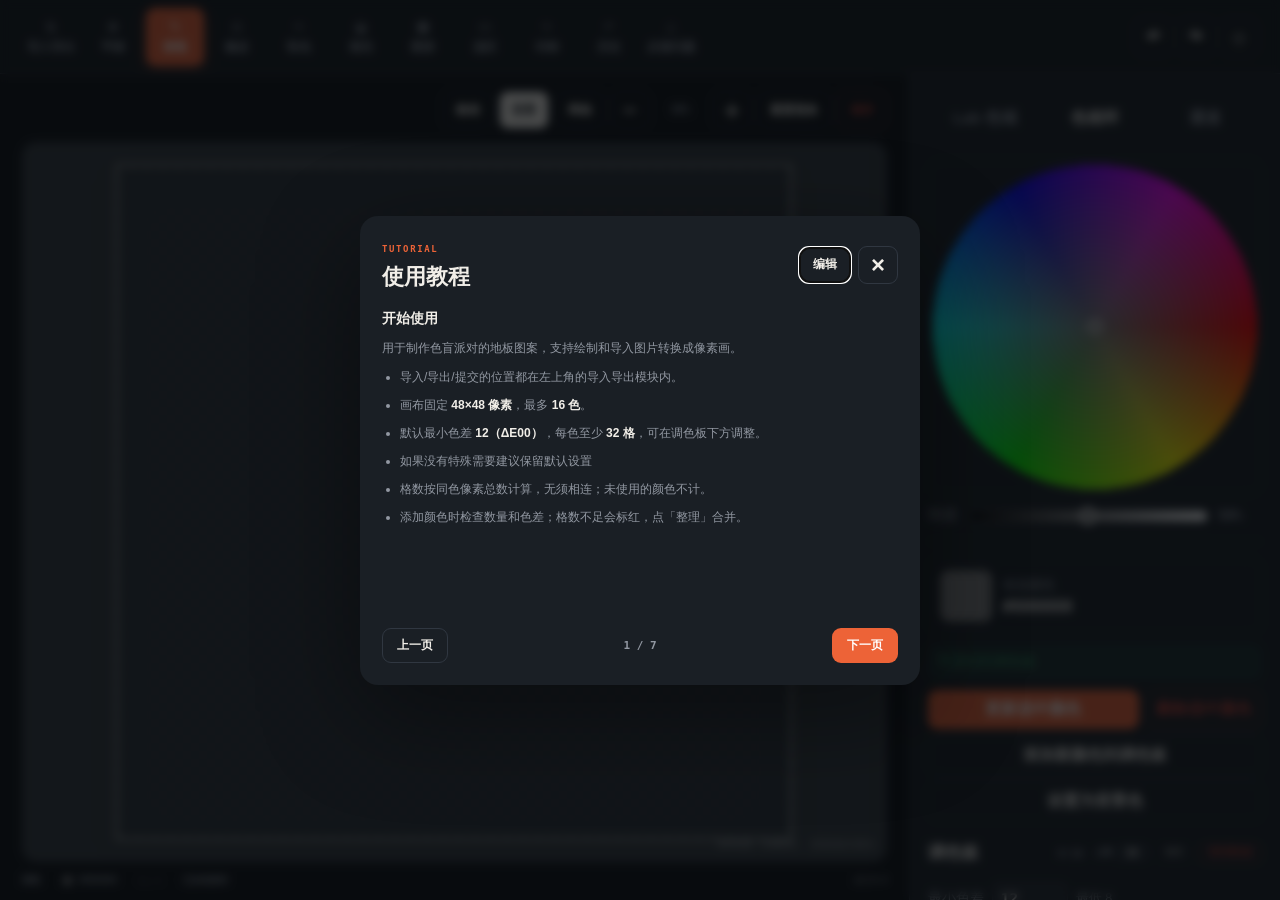
<file: index.html>
<!doctype html>
<html lang="zh-CN">
<head>
  <meta charset="utf-8">
  <meta name="viewport" content="width=device-width,initial-scale=1,viewport-fit=cover">
  <meta name="theme-color" content="#111419">
  <meta name="description" content="支持感知色差调色板的 48×48 像素画编辑器">
  <title>像素画工作台</title>
  <link rel="icon" href="assets/icon.png" type="image/png">
  <link rel="stylesheet" href="css/global.css?v=20260905-36">
  <style>.topbar{grid-template-columns:minmax(0,1fr) auto}.stage-head{justify-content:flex-end}@media(max-width:900px){.topbar{grid-template-columns:minmax(0,1fr) auto}}@media(max-width:600px){.stage-head>div:first-child{display:flex}}</style>
</head>
<body class="dark-theme">
<div class="app">
  <header class="topbar">
    <nav id="toolStrip" class="tool-strip" aria-label="绘图工具">
      <button class="tool" data-action="files" data-panel="filesPanel" title="导入图片转换成像素画 / 导出像素画为图片 / 提交像素画"><i>⇅</i><span>导入导出</span></button>
      <button class="tool" data-tool="pan" title="移动视图：按住拖动平移画布"><i>✥</i><span>平移</span></button>
      <button class="tool active" data-tool="pen" data-panel="brushPanel" title="画笔 B · Shift 点击连接上一笔终点"><i>✎</i><span>画笔</span></button>
      <button class="tool" data-tool="eraser" data-panel="brushPanel" title="橡皮 E"><i>◇</i><span>橡皮</span></button>
      <button class="tool" data-tool="eyedropper" title="点击画布取色；也可按住 Alt 临时取色"><i>⌁</i><span>取色</span></button>
      <button class="tool" data-tool="fill" data-panel="fillPanel" title="填充 F"><i>◒</i><span>填充</span></button>
      <button class="tool" data-tool="shape" data-panel="shapePanel" title="图形：矩形 / 空心矩形 / 圆形 / 空心圆形 / 直线"><i>▣</i><span>图形</span></button>
      <button class="tool" data-tool="select" data-panel="selectionPanel" title="选区 M"><i>▭</i><span>选区</span></button>
      <button class="tool" data-action="symmetry" data-panel="symmetryPanel" title="对称"><i>⌁</i><span>对称</span></button>
      <button class="tool" data-action="history" data-panel="historyPanel" title="历史记录"><i>↶</i><span>历史</span></button>
      <a class="tool tool-link" href="https://github.com/NMB-Court-Team/pixel-art/issues" target="_blank" rel="noopener noreferrer" title="反馈问题（新标签页打开 GitHub Issues）"><i>⚠</i><span>反馈问题</span></a>
    </nav>
    <div class="top-actions">
      <button id="undo" class="icon-btn" title="撤销 Ctrl+Z">↶</button><button id="redo" class="icon-btn" title="重做 Ctrl+Y">↷</button>
      <button id="themeToggle" class="icon-btn" title="切换主题">☼</button>
    </div>
  </header>

  <section id="optionDock" class="option-dock" aria-live="polite">
    <div id="brushPanel" class="option-panel">
      <span id="brushPanelLabel" class="panel-label">画笔笔尖</span>
      <button data-brush-shape="circle">圆形</button><button data-brush-shape="square" class="active">方形</button>
      <label class="brush-radius-control">半径 <input id="brushRadius" type="range" min="0" max="8" step="1" value="0"><output>0 px</output></label>
    </div>
    <div id="fillPanel" class="option-panel">
      <span class="panel-label">填充模式</span>
      <button data-fill-mode="adjacent" class="active">邻接填充</button><button data-fill-mode="selection">选区填充</button>
      <span class="microcopy">选区填充在没有选区时会填满整个画布</span>
    </div>
    <div id="shapePanel" class="option-panel">
      <span class="panel-label">图形</span>
      <button data-shape="rect" class="active">矩形</button><button data-shape="rectHollow">空心矩形</button><button data-shape="circle">圆形</button><button data-shape="circleHollow">空心圆形</button><button data-shape="line">直线</button>
      <span class="microcopy">按住 Shift 临时切换空心 / 实心</span>
    </div>
    <div id="selectionPanel" class="option-panel">
      <span class="panel-label">选区</span>
      <button data-select-mode="rect" class="active">矩形选择</button><button data-select-mode="free">手涂选择</button><button data-select-mode="wand" title="单击画布：选中与点击格颜色相同且相连的整片区域；点击透明背景则选中相连的透明区域">魔棒</button><button data-select-mode="byColor" title="单击画布：全选所有相同颜色的格子；点击透明背景则全选全部透明格子">同色选择</button>
      <button data-selection-action="move">移动</button><button data-selection-action="copy">复制</button><button data-selection-action="cut">剪切</button>
      <button data-selection-action="paste">粘贴</button><button data-selection-action="clear">取消</button><button data-selection-action="place" class="accent">确认放置</button>
    </div>
    <div id="symmetryPanel" class="option-panel">
      <span class="panel-label">对称模式</span>
      <button data-symmetry="horizontal">水平</button><button data-symmetry="vertical">垂直</button><button data-symmetry="both">双向</button>
      <button data-symmetry="rotate4">四向旋转</button><button data-symmetry="rotate8">八向旋转</button>
    </div>
    <div id="historyPanel" class="option-panel history-panel"><span class="panel-label">历史记录</span><div id="historyList" class="history-list"></div></div>
    <div id="filesPanel" class="option-panel">
      <span class="panel-label">文件</span><button id="importImage">转换图片到像素画</button><button id="exportPng" class="accent" title="导出图片并可自定义文件名；按住 Alt 导出16×大小">导出图片</button><button id="exportText" class="quiet" title="导出纯文本格式">导出文本</button><button id="submitWork" class="quiet" title="在新标签页打开作品提交问卷">提交作品</button>
      <button id="exportData">复制项目数据</button><button id="importData">导入项目数据</button><button id="importConfig">从文本导入</button>
    </div>
  </section>

  <main class="stage-shell">
    <section class="stage-head">
      <div class="view-controls">
        <button id="tutorialOpen" class="quiet" title="使用教程（首次打开网页会自动显示）">教程</button>
        <button id="toggleBackground" class="quiet active" title="显示或隐藏背景色；隐藏时显示透明棋盘格，不影响导出">背景</button>
        <button id="toggleGrid" class="quiet" title="网格 G">网格</button>
        <button id="zoomOut" class="icon-btn" title="缩小">−</button><output id="zoomValue">100%</output><button id="zoomIn" class="icon-btn" title="放大">＋</button>
        <button id="resetView" class="quiet">重置视角</button><button id="clearCanvas" class="danger">清空</button>
      </div>
    </section>
    <div id="viewport" class="viewport">
      <button id="cancelCanvasSelection" class="canvas-selection-cancel" type="button" data-selection-action="clear" hidden>× 取消选区</button>
      <div class="transparency-pattern" aria-hidden="true"></div>
      <div id="canvasTransform" class="canvas-transform">
        <div id="canvas" class="pixel-canvas" role="img" aria-label="48乘48像素画布"></div>
        <div id="previewLayer" class="layer preview-layer"></div><div id="selectionLayer" class="layer selection-layer"></div>
      </div>
      <div class="viewport-help"><span>滚轮缩放 · 右键拖动</span><span>双指缩放与移动</span></div>
    </div>
    <div class="statusbar"><span id="statusTool">画笔</span><span id="statusColor"><i style="background:#808080"></i><b>#808080</b></span><span id="statusCursor">—, —</span><span id="saveStatus">已自动保存</span><span id="appVersion"></span></div>
  </main>

  <aside id="colorDialog" class="color-sidebar" aria-label="颜色工作室">
    <div class="color-studio">
      <div class="view-tabs" role="tablist"><button type="button" data-color-view="lab">Lab 色域</button><button type="button" data-color-view="wheel" class="active">色相环</button><button type="button" data-color-view="channels">通道</button></div>
      <div class="studio-body">
        <section class="color-space">
          <div id="labView" class="color-view"><div class="color-map-stack"><canvas id="labCanvas" width="420" height="300"></canvas><svg id="labOverlay" class="color-map-overlay" viewBox="0 0 420 300" aria-hidden="true"><g id="labRestrictionLayer"></g><g id="labMarkerLayer"></g><circle id="labCandidateMarker" class="candidate-marker" r="7"></circle></svg></div><label>L* 明度 <input id="labLightness" type="range" min="0" max="100" value="50"><output>50</output></label></div>
          <div id="wheelView" class="color-view active"><div class="color-map-stack wheel-map-stack"><canvas id="wheelCanvas" width="360" height="360"></canvas><svg id="wheelOverlay" class="color-map-overlay" viewBox="0 0 360 360" aria-hidden="true"><g id="wheelRestrictionLayer"></g><g id="wheelMarkerLayer"></g><circle id="wheelCandidateMarker" class="candidate-marker" r="7"></circle></svg></div><label>明度 <input id="wheelLightness" type="range" min="0" max="100" value="50"><output>50%</output></label></div>
          <div id="channelsView" class="color-view channels-view">
            <label class="hex-field">HEX <input id="hexInput" maxlength="7" value="#808080"><button id="nativePicker" type="button">拾色器</button><input id="nativeColor" type="color" value="#808080" tabindex="-1"></label>
            <fieldset><legend>RGB</legend><label>R <input id="rgbR" type="range" min="0" max="255" value="128"><output>128</output></label><label>G <input id="rgbG" type="range" min="0" max="255" value="128"><output>128</output></label><label>B <input id="rgbB" type="range" min="0" max="255" value="128"><output>128</output></label></fieldset>
            <fieldset><legend>HSL</legend><label>H <input id="hslH" type="range" min="0" max="360" value="0"><output>0°</output></label><label>S <input id="hslS" type="range" min="0" max="100" value="0"><output>0%</output></label><label>L <input id="hslL" type="range" min="0" max="100" value="50"><output>50%</output></label></fieldset>
            <fieldset><legend>Lab</legend><label>L* <input id="labLInput" type="number" min="0" max="100" step="0.1" value="50.0"></label><label>a* <input id="labAInput" type="number" min="-128" max="127" step="0.1" value="0.0"></label><label>b* <input id="labBInput" type="number" min="-128" max="127" step="0.1" value="0.0"></label></fieldset>
          </div>
        </section>
        <section class="color-inspector">
          <div id="candidatePreview" class="candidate-preview"><span style="background:#808080"></span><div><small>候选颜色</small><b>#808080</b></div></div>
          <div id="colorValidation" class="validation ok">可添加到调色板</div>
          <div class="color-actions"><button id="updateSelectedColor" type="button" class="accent" title="按 Alt 单击">更新选中颜色</button><button id="deleteSelectedColor" type="button" class="danger" disabled>删除选中颜色</button><button id="addCandidateColor" type="button" class="quiet add-color-action" title="按 Shift 单击">添加新颜色到调色板</button><button id="setBackgroundColor" type="button" class="quiet background-color-action" title="把选中的调色板颜色设为画布背景色（导出时填充透明像素）">设置为背景色</button></div>
          <h3>调色板 <span id="studioPaletteCount">0 / 16</span><label class="color-limit-inline" title="颜色数量上限：可调 1–16，不能低于现有颜色数">上限 <input id="maxColors" type="number" min="1" max="16" step="1" value="16" inputmode="numeric"></label><button id="normalizeSmallColors" type="button" class="quiet palette-clear" disabled title="把所有不足最少格数的颜色并入相邻或最接近的颜色，可撤销">整理</button><button id="clearPalette" type="button" class="danger palette-clear" disabled title="删除调色板所有颜色，画布像素同时变为透明，可撤销">清空调色板</button></h3><div id="studioPalette" class="studio-palette" aria-label="颜色列表"></div><label class="delta-rule-control">最小色差 <input id="minDeltaE" type="number" min="8" step="0.1" value="12" inputmode="decimal"><small>最低 8</small></label><label class="delta-rule-control">每色最少格数 <input id="minColorPixels" type="number" min="16" max="2304" step="1" value="32" inputmode="numeric"><small>格 · 最低 16</small></label><p id="palettePixelNotice" class="rule-notice" hidden></p>
          <p class="studio-tip"><b>添加颜色</b>：Shift + 单击<br><b>更新选中颜色</b>：Alt + 单击<br><b>调色板</b>：点击选中，长按拖动排序<br><b>颜色要求</b>：最小色差 <span id="paletteDeltaRule">12</span> (ΔE00)，每种颜色至少 <span id="palettePixelRule">32</span> 格<br>点击<b>「整理」</b>可以自动修正格数不足的颜色。</p>
        </section>
      </div>
    </div>
  </aside>
</div>

<input id="importImageFile" type="file" accept="image/*" hidden>
<dialog id="importDialog" class="studio-dialog">
  <form method="dialog" class="dialog-frame import-studio">
    <header><div><span class="eyebrow">IMAGE QUANTIZATION</span><h2>调整并导入图片</h2></div><button class="close-btn" value="close">×</button></header>
    <div class="import-layout"><div class="import-preview-wrap"><canvas id="importPreview" width="450" height="450"></canvas><p id="importPreviewHint">拖动图片调整位置，滚轮 / 滑块 / 双指缩放</p></div>
      <aside><label>缩放 <input id="importScale" type="range" min="10" max="500" value="100"><output>100%</output></label><button id="fitImport" type="button" class="quiet wide">适应画布</button><button id="toggleImportPreview" type="button" class="quiet wide" aria-pressed="false">预览转换结果</button><label class="import-min-delta">最小色差 <input id="importMinDeltaE" type="number" min="8" step="0.1" value="12" inputmode="decimal"><small>≥8</small></label><div class="import-min-pixels-row"><label class="import-min-delta">每色最少格数 <input id="importMinColorPixels" type="number" min="16" max="2304" step="1" value="32" inputmode="numeric"><small>≥16</small></label><label class="import-ignore-min" title="勾选后跳过最少格数整理；默认关闭"><input id="importIgnoreMinPixels" type="checkbox">忽略</label></div><div class="import-limit-row"><label class="import-max-colors">颜色数量上限 <input id="importMaxColors" type="number" min="1" max="16" step="1" value="16" inputmode="numeric"><small>≤16</small></label><button id="importClearPalette" type="button" class="quiet" title="清空调色板并将主画布所有像素变为透明，确认后执行，可撤销">清空调色板</button></div><label class="import-algorithm-select">处理方法 <select id="importAlgorithm"><option value="shift-adaptive" selected>颜色偏移恢复＋格数择优（推荐）</option><option value="perceptual">感知量化＋格数补足</option><option value="shift">颜色偏移恢复</option><option value="none">基础量化</option><option value="contrast">增强对比度</option><option value="balanced">区域感知均衡</option></select></label><p class="studio-tip">不同图片适合的算法不同，建议多试几种处理方法，通过预览比较效果，自行选择最合适的算法。</p><label class="import-algorithm-option" data-algorithms="shift shift-adaptive" hidden>最大颜色偏移 <input id="importColorOffset" type="range" min="0" max="20" step="0.5" value="8"><output>8</output></label><label class="import-algorithm-option" data-algorithms="contrast balanced" hidden>目标邻接色差 <input id="importContrastTarget" type="range" min="8" max="30" step="0.5" value="12"><output>12</output></label><label class="import-algorithm-option" data-algorithms="contrast balanced" hidden>对比增强强度 <input id="importContrastStrength" type="range" min="0" max="100" step="5" value="65"><output>65%</output></label><label class="import-algorithm-option" data-algorithms="contrast balanced" hidden>区域识别阈值 <input id="importRegionThreshold" type="range" min="0.5" max="12" step="0.5" value="3"><output>3</output></label><div id="importAlgorithmNote" class="import-note">沿用颜色偏移恢复的配色；格数不足时联合比较补足与合并后的原图色差、邻近改色代价，采用搜索到的损失最低方案。勾选「忽略」可查看未经格数整理的结果。</div><button id="confirmImport" type="button" class="accent wide">生成像素画</button></aside>
    </div>
  </form>
</dialog>

<dialog id="configDialog" class="studio-dialog"><form method="dialog" class="dialog-frame config-dialog"><header><div><span class="eyebrow">IMPORT TEXT</span><h2>从文本导入</h2></div><button class="close-btn" value="close">×</button></header><div class="config-layout"><textarea id="configText" spellcheck="false" placeholder="粘贴「导出文本」生成的纯文本（base64…）&#10;也支持 floor_patterns 配置：&#10;- name: &quot;stone&quot;&#10;  colors: [&quot;#f3cc25&quot;, &quot;#fa002e&quot;, &quot;#777777&quot;]&#10;  pattern: '111111111111111111111111111111111111111111111_1111…'"></textarea><aside class="config-side"><canvas id="configPreview" width="225" height="225"></canvas><p id="configStatus" class="config-status">粘贴纯文本或 floor_patterns 配置后自动预览</p><div id="configError" class="config-error" hidden></div><button id="confirmConfigImport" type="button" class="accent wide" disabled>导入到画布</button></aside></div></form></dialog>

<dialog id="dataDialog" class="studio-dialog"><form method="dialog" class="dialog-frame data-dialog"><header><h2>项目数据</h2><button class="close-btn" value="close">×</button></header><textarea id="projectData" spellcheck="false"></textarea><div class="dialog-actions"><button id="copyProjectData" type="button">复制</button><button id="applyProjectData" type="button" class="accent">导入</button></div></form></dialog>

<dialog id="exportDialog" class="studio-dialog export-dialog">
  <form id="exportForm" class="dialog-frame"><header><div><span class="eyebrow">EXPORT PNG</span><h2>导出 PNG</h2></div><button type="button" class="close-btn" data-export-cancel title="取消">×</button></header>
    <label class="export-field">文件名 <input id="exportFileName" maxlength="80" spellcheck="false" autocomplete="off" enterkeyhint="done" placeholder="未命名"><small class="export-suffix">.png</small></label>
    <p id="exportHint" class="export-hint"></p>
    <div class="export-actions"><button type="button" class="quiet" data-export-cancel>取消</button><button type="submit" id="confirmExport" class="accent">导出</button></div>
  </form>
</dialog>

<dialog id="textDialog" class="studio-dialog text-dialog">
  <div class="dialog-frame">
    <header><div><span class="eyebrow">EXPORT TEXT</span><h2>导出纯文本</h2></div><button type="button" class="close-btn" data-text-cancel title="关闭">×</button></header>
    <p id="exportTextHint" class="export-hint"></p>
    <textarea id="exportTextData" readonly spellcheck="false" autocomplete="off"></textarea>
    <div class="dialog-actions"><button type="button" class="quiet" data-text-cancel>关闭</button><button type="button" id="copyExportText" class="accent">复制</button></div>
  </div>
</dialog>

<dialog id="tutorialDialog" class="studio-dialog tutorial-dialog">
  <div class="dialog-frame">
    <header><div><span class="eyebrow">TUTORIAL</span><h2>使用教程</h2></div><div class="tutorial-header-actions"><a class="tutorial-edit" href="https://github.com/NMB-Court-Team/pixel-art/edit/main/tutorial.md" target="_blank" rel="noopener noreferrer" title="在 GitHub 上编辑 tutorial.md（新标签页打开）">编辑</a><button type="button" class="close-btn" data-tutorial-close title="关闭">×</button></div></header>
    <div class="tutorial-body">
      <article class="tutorial-page active">
        <h3>开始使用</h3>
        <p>用于制作色盲派对的地板图案，支持绘制和导入图片转换成像素画。</p><ul><li>导入/导出/提交的位置都在左上角的导入导出模块内。</li><li>画布固定 <b>48×48 像素</b>，最多 <b>16 色</b>。</li><li>默认最小色差 <b>12（ΔE00）</b>，每色至少 <b>32 格</b>，可在调色板下方调整。</li><li>如果没有特殊需要建议保留默认设置</li><li>格数按同色像素总数计算，无须相连；未使用的颜色不计。</li><li>添加颜色时检查数量和色差；格数不足会标红，点「整理」合并。</li></ul>
      </article>
      <article class="tutorial-page">
        <h3>导入与导出</h3>
        <ul><li><b>导入图片</b>：调整图片的位置和大小，可进行实时预览，生成图案后会自动处理颜色数量、色差和最少格数限制；默认使用「颜色偏移恢复＋格数择优」，联合比较补足格子与合并颜色，选择搜索到的损失最低方案；勾选「忽略」可跳过格数整理。</li><li><b>导出 PNG</b>：默认 48×48 像素；按住 Alt 点击可导出 768×768 大小的图片。</li><li><b>导出文本</b>：以文本形式保存画作，不会保留透明像素和未使用的颜色。</li><li><b>提交作品</b>：导出后点击跳转到问卷提交界面。</li><li><b>从文本导入</b>：粘贴本站导出的文本配置导入。</li><li><b>项目数据</b>：用「复制项目数据」备份透明像素、完整调色板和设置，再用「导入项目数据」恢复。</li><li>有透明像素时，需要先设置背景色或补齐画布，才能导出 PNG 或文本。</li><li>导出时确认合并会立即修改画布，可撤销。取消导出不会撤销合并。</li></ul>
      </article>
      <article class="tutorial-page">
        <h3>颜色与背景</h3>
        <ul><li>点击/拖动选色；<b>Shift + 单击</b>添加，<b>Alt + 单击</b>更新选中颜色，也可点对应按钮。</li><li>颜色选择器会限制与已有颜色过近的区域；添加或更新时也会再次检查。</li><li>更新颜色会改变画布上所有同色像素（不受选区限制）。</li><li>删除颜色会将同色像素变透明，并选中全部透明像素。「清空调色板」删除所有颜色和像素，可撤销。</li><li>选中调色板颜色，点「设置为背景色」将背景色显示在透明处，导出时自动替代透明像素。</li><li>「最小色差」设置颜色间的最小差异；「上限」设置最多颜色数；「每色最少格数」设置每种已用颜色至少占多少格。</li></ul>
      </article>
      <article class="tutorial-page">
        <h3>绘制与填充</h3>
        <ul><li>画笔、橡皮支持圆形和方形笔尖，半径 <b>0～8 px</b>；0 为单像素笔尖。</li><li>画完一笔后，按住 Shift 点击其他位置，可从上一笔终点画直线。</li><li>按住 <b>Alt</b> 在画布上取色。</li><li>「邻接填充」填充相连的同色区域；「选区填充」填满选区，无选区时填满画布。</li><li><b>B 画笔/ E 橡皮/ F 填充/ M 选区</b>。</li><li>自动保存到当前浏览器；<b>Ctrl/Cmd + Z / Y</b> 撤销 / 重做。重要作品请另存项目数据。</li></ul>
      </article>
      <article class="tutorial-page">
        <h3>图形与对称</h3>
        <ul><li>「图形」支持矩形、圆形及其空心样式，还有直线，拖动即可绘制。</li><li>画矩形或圆形时，按住 <b>Shift</b> 切换实心与空心。</li><li>图形使用当前颜色，受选区和对称设置影响。</li><li>「对称」支持水平、垂直、双向、四向旋转、八向旋转；再点当前模式关闭。</li></ul>
      </article>
      <article class="tutorial-page">
        <h3>选区</h3>
        <ul><li>「矩形」框选，「手涂」涂选，「魔棒」选上下左右相连的同色区域，「同色选择」选全部同色像素；也能选透明像素。</li><li>按住 <b>Shift</b> 追加选区。有选区时，绘图、擦除和填充只影响选区内。</li><li><b>Ctrl/Cmd + C / X / V</b> 复制、剪切和粘贴选区，也可点击对应按钮。</li><li>移动或粘贴后，<b>Enter</b> 放置，<b>Esc</b> 取消。可撤销。</li><li><b>Delete</b> 删除选区内像素，保留选区；<b>Esc</b> 取消选区。</li></ul>
      </article>
      <article class="tutorial-page">
        <h3>视图与清空</h3>
        <ul><li><b>G</b> 或「网格」切换网格显示，导入界面同步切换网格显示。</li><li>「背景」显示或隐藏背景色；隐藏时显示透明棋盘格，不影响导出。</li><li>滚轮缩放，右键拖动平移；触屏用双指缩放和平移。</li><li>选「平移」工具后，可用左键或单指拖动画布。</li><li>「重置视角」居中显示完整画布。</li><li>「清空」删除画布像素，保留调色板和背景色，需确认，可撤销。</li></ul>
      </article>
    </div>
    <div class="tutorial-actions">
      <button type="button" id="tutorialPrev" class="quiet">上一页</button>
      <span id="tutorialProgress" class="tutorial-progress">1 / 7</span>
      <button type="button" id="tutorialNext" class="accent">下一页</button>
    </div>
  </div>
</dialog>

<script src="js/png-indexed.js?v=20260905-14"></script>
<script src="js/import-optimizer.js?v=20261010-3"></script>
<script src="js/app.js?v=20261010-4"></script>
</body>
</html>
</file>
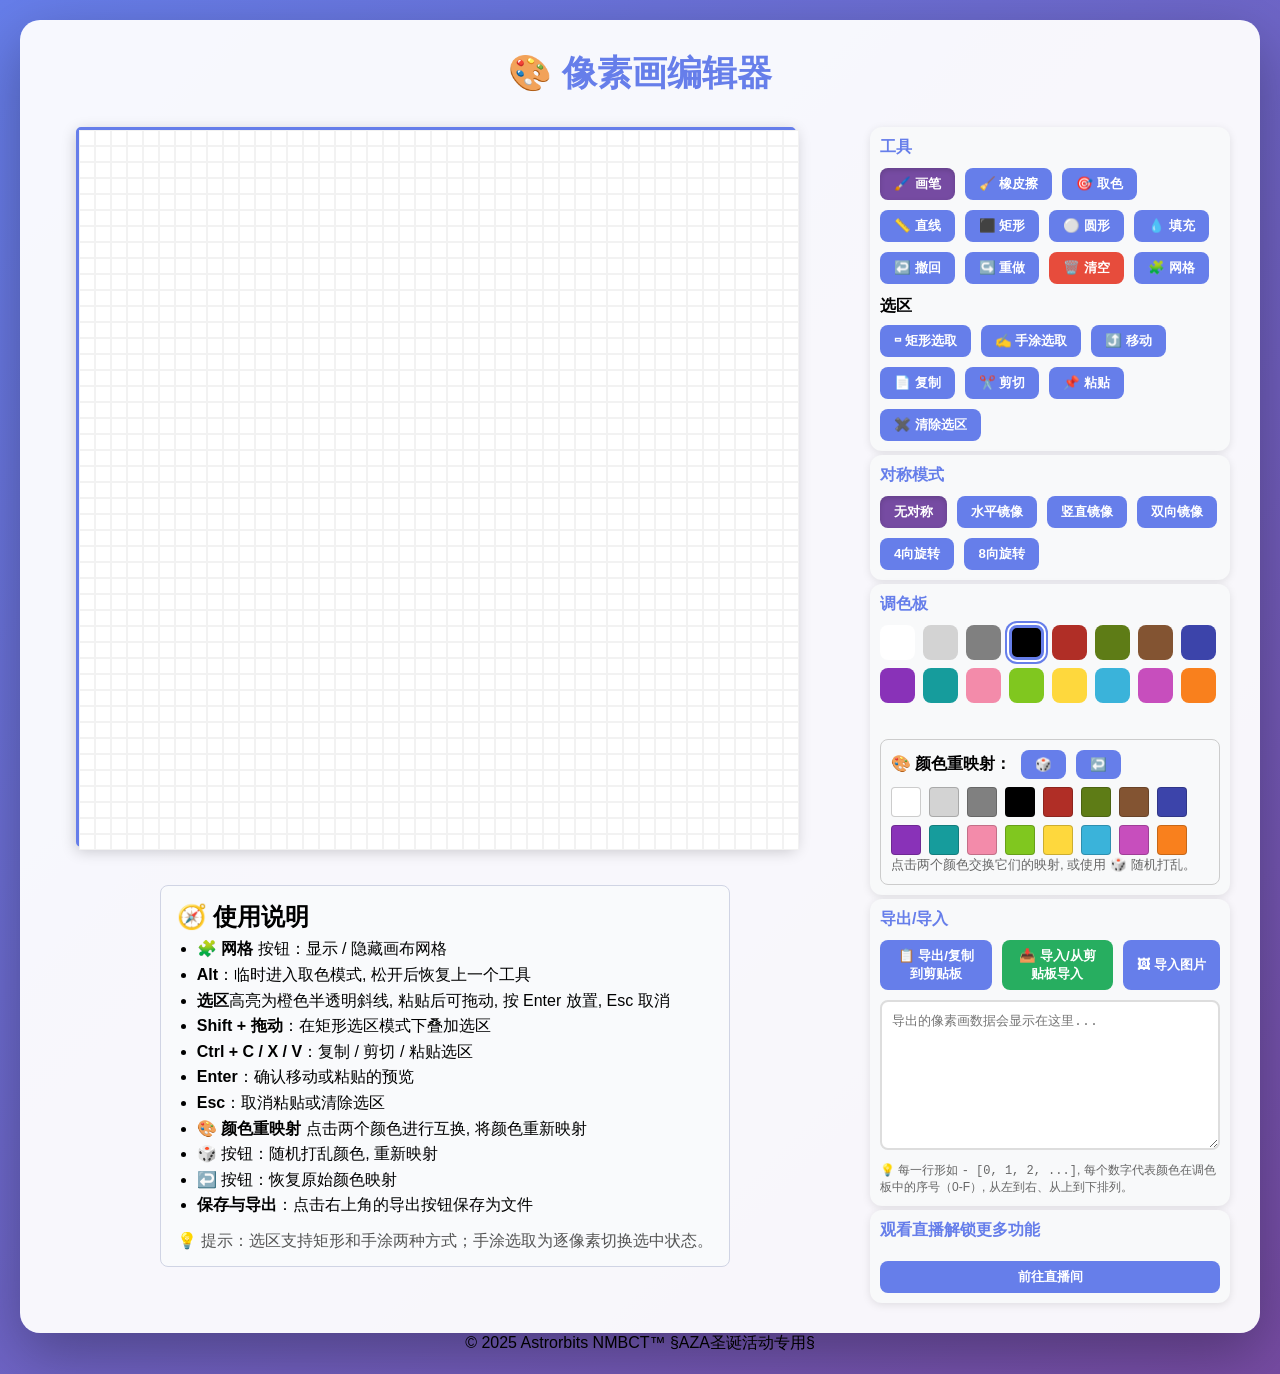
<file: 0.9.html>
<!DOCTYPE html>
<html lang="zh-CN">
<head>
    <meta charset="UTF-8"/>
    <meta name="viewport" content="width=device-width, initial-scale=1.0"/>
    <title>像素画编辑器</title>
    <style>
        * {
            box-sizing: border-box;
            margin: 0;
            padding: 0
        }

        body {
            background: linear-gradient(135deg, #667eea 0%, #764ba2 100%);
            font-family: Segoe UI, Arial, sans-serif;
            min-height: 100vh;
            padding: 20px
        }

        .container {
            max-width: 1400px;
            margin: 0 auto;
            background: rgba(255, 255, 255, 0.95);
            border-radius: 20px;
            box-shadow: 0 20px 60px rgba(0, 0, 0, 0.3);
            padding: 30px
        }

        h1 {
            text-align: center;
            color: #667eea;
            margin-bottom: 30px;
            font-size: 2.2em
        }

        .main-content {
            display: flex;
            gap: 30px;
            flex-wrap: wrap
        }

        .canvas-area {
            flex: 1;
            min-width: 500px;
            display: flex;
            flex-direction: column;
            align-items: center;
            position: relative
        }

        .remap-cell {
            width: 30px;
            height: 30px;
            border-radius: 4px;
            cursor: pointer;
            border: 1px solid rgba(0, 0, 0, 0.2);
        }

        .remap-cell.selected {
            outline: 2px solid #ff9800;
        }

        #canvasWrapper {
            position: relative;
        }

        #canvas {
            border: 3px solid #667eea;
            background: white;
            box-shadow: 0 4px 15px rgba(0, 0, 0, 0.2);
            border-radius: 5px;
            display: inline-grid;
            cursor: crosshair;
            user-select: none;
        }

        #previewLayer {
            position: absolute;
            top: 3px;
            left: 3px;
            pointer-events: none;
            z-index: 40
        }

        #selectionLayer {
            position: absolute;
            top: 3px;
            left: 3px;
            pointer-events: none;
            z-index: 50
        }

        .pixel {
            border: 1px solid rgba(0, 0, 0, 0.05);
            transition: opacity .08s
        }

        .control-panel {
            width: 360px;
            display: flex;
            flex-direction: column;
            gap: 4px
        }

        .panel-section {
            background: #f8f9fa;
            padding: 10px;
            border-radius: 12px;
            box-shadow: 0 2px 8px rgba(0, 0, 0, 0.1)
        }

        .panel-section h3 {
            color: #667eea;
            margin-bottom: 10px;
            font-size: 1em
        }

        .btn-group {
            display: flex;
            flex-wrap: wrap;
            gap: 10px
        }

        button {
            padding: 7px 14px;
            border: none;
            border-radius: 8px;
            background: #667eea;
            color: #fff;
            cursor: pointer;
            font-weight: 600;
            position: relative
        }

        button.active {
            background: #764ba2;
            box-shadow: inset 0 2px 5px rgba(0, 0, 0, 0.15)
        }

        .color-palette {
            display: flex;
            flex-wrap: wrap;
            gap: 8px;
            margin-top: 10px
        }

        .color-btn {
            width: 35px;
            height: 35px;
            border-radius: 8px;
            border: 3px solid transparent;
            cursor: pointer
        }

        .color-btn.selected {
            border-color: #667eea;
            box-shadow: 0 0 0 2px white, 0 0 0 4px #667eea
        }

        textarea {
            width: 100%;
            min-height: 150px;
            padding: 10px;
            border: 2px solid #ddd;
            border-radius: 8px;
            font-family: monospace
        }

        .size-controls {
            display: flex;
            gap: 10px;
            align-items: center;
            margin-top: 10px
        }

        input[type="number"] {
            width: 80px;
            padding: 8px;
            border-radius: 8px;
            border: 2px solid #ddd
        }

        .small-note {
            font-size: 12px;
            color: #666;
            margin-top: 8px
        }

        /* 选区样式：橙色半透明斜线 */
        .sel-pixel {
            position: absolute;
            pointer-events: none;
            background-image: repeating-linear-gradient(135deg, rgba(255, 165, 0, 0.25) 0 6px, transparent 6px 12px);
            mix-blend-mode: normal;
            z-index: 50;
        }

        .sel-border {
            position: absolute;
            pointer-events: none;
            border: 1px dashed rgba(255, 140, 0, 0.95);
            box-sizing: border-box;
            z-index: 55;
        }

        .sel-preview {
            position: absolute;
            pointer-events: none;
            background-image: repeating-linear-gradient(135deg, rgba(255, 165, 0, 0.18) 0 6px, transparent 6px 12px);
            z-index: 49;
            box-sizing: border-box;
        }

        /* hover tooltip (simple) */
        button[title]:hover::after {
            content: attr(title);
            position: absolute;
            left: 50%;
            transform: translate(-50%, -140%);
            background: rgba(0, 0, 0, 0.78);
            color: #fff;
            padding: 6px 8px;
            border-radius: 6px;
            white-space: nowrap;
            font-size: 12px;
            z-index: 80;
        }

        .no-grid .pixel {
            border: none !important;
        }

        .toast {
            position: fixed;
            bottom: 20px;
            left: 50%;
            transform: translateX(-50%);
            background-color: rgba(0, 0, 0, 0.8);
            color: white;
            text-align: center;
            border-radius: 5px;
            padding: 10px;
            z-index: 1000;
            opacity: 0;
            transition: opacity 0.3s ease-in-out;
        }

        .toast.show {
            opacity: 1;
        }
    /* 头像容器（右下角固定） */
    #toyAvatar {
      position: fixed;
      right: 18px;
      bottom: 18px;
      width: 72px;
      height: 72px;
      border-radius: 18px;
      background: linear-gradient(180deg,#ffecec,#ffd9d9);
      box-shadow: 0 8px 22px rgba(0,0,0,0.25);
      display:flex;
      align-items:center;
      justify-content:center;
      cursor:pointer;
      z-index:9999;
      transform-origin: center;
      transition: transform 120ms ease, box-shadow 120ms ease;
      user-select:none;
    }

    #toyAvatar .face {
      width:64%; height:64%;
      display:block;
    }
    @keyframes squeeze {
      0% { transform: scale(1,1); }
      20% { transform: scale(1.14, 0.78); }
      55% { transform: scale(0.95, 1.05); }
      100% { transform: scale(1,1); }
    }
    #toyAvatar.squeeze {
      animation: squeeze 360ms cubic-bezier(.2,.9,.3,1);
    }
    #toyAvatar:active { box-shadow: 0 4px 10px rgba(0,0,0,0.28); }
    #toyAvatar .hint {
      position:absolute;
      right:25%;
      bottom:150%;
      margin-bottom:6px;
      background:rgba(0,0,0,0.75);
      color:#fff;
      padding:6px 8px;
      border-radius:6px;
      font-size:12px;
      white-space:nowrap;
      opacity:0;
      transform: translateY(6px);
      transition:opacity .12s, transform .12s;
      pointer-events:none;
    }
    #toyAvatar:hover .hint { opacity:1; transform: translateY(0); }

    </style>
</head>
<body>
<div class="container">
    <h1>🎨 像素画编辑器</h1>
    <div class="main-content">
        <div class="canvas-area">
            <div id="canvasWrapper">
                <div id="canvas"></div>
                <div id="previewLayer"></div>
                <div id="selectionLayer"></div>
            </div>
            <!-- 📝 使用说明区域 -->
            <div id="helpSection" style="margin-top:20px;padding:12px 16px;border-radius:8px;
            background:#f9fafc;border:1px solid #d0d4e4;max-width:800px;line-height:1.6;">
                <h2 style="margin-top:0;">🧭 使用说明</h2>
                <ul style="margin:0;padding-left:20px;">
                    <li><b>🧩 网格</b> 按钮：显示 / 隐藏画布网格</li>
                    <li><b>Alt</b>：临时进入取色模式, 松开后恢复上一个工具</li>
                    <li><b>选区</b>高亮为橙色半透明斜线, 粘贴后可拖动, 按 Enter 放置, Esc 取消</li>
                    <li><b>Shift + 拖动</b>：在矩形选区模式下叠加选区</li>
                    <li><b>Ctrl + C / X / V</b>：复制 / 剪切 / 粘贴选区</li>
                    <li><b>Enter</b>：确认移动或粘贴的预览</li>
                    <li><b>Esc</b>：取消粘贴或清除选区</li>
                    <li><b>🎨 颜色重映射</b> 点击两个颜色进行互换, 将颜色重新映射</li>
                    <li><b>🎲</b> 按钮：随机打乱颜色, 重新映射</li>
                    <li><b>↩️</b> 按钮：恢复原始颜色映射</li>
                    <li><b>保存与导出</b>：点击右上角的导出按钮保存为文件</li>
                </ul>
                <p style="margin-top:10px;color:#555;">
                    💡 提示：选区支持矩形和手涂两种方式；手涂选取为逐像素切换选中状态。
                </p>
            </div>
        </div>

        <div class="control-panel">
            <div class="panel-section">
                <h3>工具</h3>
                <div class="btn-group">
                    <button id="pen" class="active" title="画笔 (左键绘制)">🖌️ 画笔</button>
                    <button id="eraser" title="橡皮擦">🧹 橡皮擦</button>
                    <button id="eyedropper" title="取色">🎯 取色</button>
                    <button id="line" title="直线">📏 直线</button>
                    <button id="rect" title="矩形">⬛ 矩形</button>
                    <button id="circle" title="圆形">⚪ 圆形</button>
                    <button id="fill" title="填充">💧 填充</button>
                    <button id="undo" title="撤回 (Ctrl+Z)">↩️ 撤回</button>
                    <button id="redo" title="重做 (Ctrl+Y)">↪️ 重做</button>
                    <button id="clear" style="background:#e74c3c" title="清空">🗑️ 清空</button>
                    <button id="toggleGrid" title="显示/隐藏网格">🧩 网格</button>
                </div>
                <div style="margin-top:12px">
                    <strong>选区</strong>
                    <div class="btn-group" style="margin-top:8px">
                        <button id="selRect" title="矩形选取 (Shift 叠加)">▭ 矩形选取</button>
                        <button id="selFree" title="手涂逐像素选取（再次涂则取消）">✍️ 手涂选取</button>
                        <button id="selMove" title="移动选区 (剪切并粘贴)">⤴️ 移动</button>
                        <button id="selCopy" title="复制选区 (Ctrl+C)">📄 复制</button>
                        <button id="selCut" title="剪切选区 (Ctrl+X)">✂️ 剪切</button>
                        <button id="selPaste" title="粘贴 (Ctrl+V)">📌 粘贴</button>
                        <button id="selClear" title="清除选区 (Esc)">✖️ 清除选区</button>
                    </div>
                </div>
            </div>

            <div class="panel-section">
                <h3>对称模式</h3>
                <div class="btn-group">
                    <button class="symmetry-btn" data-mode="none" title="无对称">无对称</button>
                    <button class="symmetry-btn" data-mode="horizontal" title="水平镜像">水平镜像</button>
                    <button class="symmetry-btn" data-mode="vertical" title="竖直镜像">竖直镜像</button>
                    <button class="symmetry-btn" data-mode="both" title="双向镜像">双向镜像</button>
                    <button class="symmetry-btn" data-mode="rotate4" title="4向旋转">4向旋转</button>
                    <button class="symmetry-btn" data-mode="rotate8" title="8向旋转">8向旋转</button>
                </div>
            </div>

            <div class="panel-section">
                <h3>调色板</h3>
                <div class="color-palette" id="colorPalette"></div>
                <div style="display:flex;gap:10px;margin-top:10px">
                    <!--input type="color" id="colorPicker" value="#000000"-->
                    <!--button id="addColor" title="添加颜色">➕ 添加</button-->
                </div>
                <div id="paletteRemap" style="margin-top:12px;padding:10px;border:1px solid #ccc;border-radius:8px;">
                    <div style="display:flex;align-items:center;gap:10px;margin-bottom:8px;">
                        <strong>🎨 颜色重映射：</strong>
                        <button id="shuffleColors" title="随机打乱调色板顺序">🎲</button>
                        <button id="resetRemap" title="恢复原始顺序">↩️</button>
                    </div>
                    <div id="remapGrid"
                         style="display:grid;grid-template-columns:repeat(auto-fill, 30px);gap:8px;"></div>
                    <small style="color:#666;">点击两个颜色交换它们的映射, 或使用 🎲 随机打乱。</small>
                </div>

            </div>

            <div class="panel-section">
                <h3>导出/导入</h3>
                <div class="btn-group" style="margin-bottom:10px">
                    <button id="exportBtn" style="flex:1">📋 导出/复制到剪贴板</button>
                    <button id="importBtn" style="flex:1;background:#27ae60">📥 导入/从剪贴板导入</button>
                    <button id="importImage" title="导入图片">🖼 导入图片</button>
                </div>
                <textarea id="exportOutput" placeholder="导出的像素画数据会显示在这里..."></textarea>
                <div style="margin-top:8px;font-size:12px;color:#666">💡 每一行形如 <code>- [0, 1, 2, ...]</code>,
                    每个数字代表颜色在调色板中的序号（0-F）, 从左到右、从上到下排列。
                </div>
            </div>
            <!--div class="panel-section">
              <h3>画布大小</h3>
              <div class="size-controls">
                <label>宽:</label>
                <input type="number" id="canvasWidth" value="45" min="5" max="100">
                <label>高:</label>
                <input type="number" id="canvasHeight" value="45" min="5" max="100">
              </div>
              <button id="resizeCanvas" style="margin-top:10px;width:100%">应用尺寸</button>
            </div-->
            <div class="panel-section">
                <h3>
                    观看直播解锁更多功能
                </h3>
                <button id="unlock" style="margin-top:10px;width:100%" onclick="handleUnlockClick()">前往直播间</button>
            </div>
        </div>
    </div>
</div>
<script>
// 检测是否为移动设备
function isMobileDevice() {
    return (typeof window.orientation !== "undefined") || (navigator.userAgent.indexOf('IEMobile') !== -1);
}

// 如果是移动设备，则重定向到提示页面
if (isMobileDevice()) {
    alert("像素画编辑器不支持移动设备访问，部分工具会无法使用，请使用桌面浏览器获得完整体验");
}
/* ====== 基础配置 ====== */
let COLS = 45, ROWS = 45;
let PIXEL_SIZE = 10;
const MAX_HISTORY = 500;

/* ====== 状态 ====== */
let currentColor = "#000000";
let tool = "pen";
let symmetryMode = "none";

let previousTool = null;   // 用来临时记住上一个工具
let isColorPicking = false;

/* ====== 选区状态（替换逻辑） ====== */
let selectionMode = null; // 'rect' | 'free' | 'move' | 'paste' | null
let selectionPixels = new Set(); // "x,y"
let selectionBounds = null;
let clipboard = null; // {w,h,cells}
let pasteOffset = null; // {x,y}
let moveOrigin = null; // for move: array of {x,y,oldColor}
let isSelecting = false, isDraggingPaste = false;
let lastToggledKey = null;

/* ====== 数据结构 ====== */
let colorPalette = [
    "#FFFFFF", "#D3D3D3", "#808080", "#000000",
    "#B02E26", "#5E7C16", "#835432", "#3C44AA",
    "#8932B8", "#169C9C", "#F38BAA", "#80C71F",
    "#FED83D", "#3AB3DA", "#C74EBD", "#F9801D"
];

let pixelData = [];           // ROWS x COLS 的颜色值
let historyStack = [];        // 历史
let redoStack = [];
let currentStep = null;       // 临时记录

let moveBackup = null;   // 存放移动前的像素数据
let isMoving = false;    // 标识当前是否在移动

let currentMousePos = {x: 0, y: 0}


/* ====== DOM 元素 ====== */
const canvas = document.getElementById("canvas");
const canvasWrapper = document.getElementById("canvasWrapper");
const previewLayer = document.getElementById("previewLayer");
const selectionLayer = document.getElementById("selectionLayer");
const colorPaletteContainer = document.getElementById("colorPalette");
const exportOutput = document.getElementById("exportOutput");

/* ====== 切换工具 ======*/
function setActiveTool(toolName) {
    tool = toolName;
    document.querySelectorAll(".btn-group button").forEach(b => b.classList.remove("active"));
    const btn = document.getElementById(toolName);
    if (btn) btn.classList.add("active");
    refreshSymmetry()
}

function refreshSymmetry() {
    document.querySelectorAll(".symmetry-btn").forEach(b => {
        if (b.dataset.mode === symmetryMode) {
            b.classList.add("active")
        } else {
            b.classList.remove("active")
        }
    });
}

function setActiveSelection(btnId) {
    document.querySelectorAll('#selRect,#selFree').forEach(b => b.classList.remove('active'));
    const btn = document.getElementById(btnId);
    if (btn) btn.classList.add('active');
    refreshSymmetry()
}

/* ====== 初始化数据/画布 ====== */
function initData() {
    pixelData = Array.from({length: ROWS}, () => Array.from({length: COLS}, () => colorPalette[0]));
}

function resizeWrapper() {
    PIXEL_SIZE = Math.min(Math.min(window.innerWidth * 0.0125, window.innerHeight * 0.03), 20) || 10
    canvas.style.gridTemplateColumns = `repeat(${COLS}, ${PIXEL_SIZE}px)`;
    canvas.style.gridTemplateRows = `repeat(${ROWS}, ${PIXEL_SIZE}px)`;
    canvas.style.width = (COLS * PIXEL_SIZE) + "px";
    canvas.style.height = (ROWS * PIXEL_SIZE) + "px";
    canvasWrapper.style.width = (COLS * PIXEL_SIZE + 18) + "px";
    canvasWrapper.style.height = (ROWS * PIXEL_SIZE + 18) + "px";
    previewLayer.style.width = (COLS * PIXEL_SIZE) + "px";
    previewLayer.style.height = (ROWS * PIXEL_SIZE) + "px";
    selectionLayer.style.width = (COLS * PIXEL_SIZE) + "px";
    selectionLayer.style.height = (ROWS * PIXEL_SIZE) + "px";
    document.querySelectorAll(".pixel").forEach(p => {
        p.style.width = `${PIXEL_SIZE}px`;
        p.style.height = `${PIXEL_SIZE}px`;
    });
}

window.addEventListener("resize", resizeWrapper);

function initCanvas() {
    canvas.innerHTML = "";
    resizeWrapper();

    for (let y = 0; y < ROWS; y++) {
        for (let x = 0; x < COLS; x++) {
            const d = document.createElement("div");
            d.className = "pixel";
            d.dataset.x = x;
            d.dataset.y = y;
            d.style.width = PIXEL_SIZE + "px";
            d.style.height = PIXEL_SIZE + "px";
            d.style.backgroundColor = pixelData[y][x];
            canvas.appendChild(d);
        }
    }
    renderSelectionLayer();
}

// === 颜色重映射 ===
// basePalette: 初始调色板（不变, 用作“索引基准”）
// currentMapping: 当前 mapping 状态（currentMapping[i] = 当前显示为原始索引 i 的颜色）
let basePalette = colorPalette.slice();     // 取当前主调色板快照（调用 initRemapPanel 时重新设）
let currentMapping = basePalette.slice();   // 当前 index -> color 映射（初始时为 identity）
let remapSelected = null;

// 初始化 / 渲染 remap 面板（调用位置：renderColorPalette() 后或 init 时）
function initRemapPanel() {
    // 如果调色板变了（新增颜色）, 重置 basePalette, 保持长度一致
    basePalette = colorPalette.slice();
    if (!currentMapping || currentMapping.length !== basePalette.length) currentMapping = basePalette.slice();

    const grid = document.getElementById("remapGrid");
    if (!grid) return; // 如果 DOM 没有这个容器就直接返回
    grid.innerHTML = "";
    basePalette.forEach((c, idx) => {
        const cell = document.createElement("div");
        cell.className = "remap-cell";
        cell.style.backgroundColor = currentMapping[idx];
        cell.dataset.index = idx;
        cell.addEventListener("click", () => onRemapClick(idx, cell));
        grid.appendChild(cell);
    });
}

// 刷新 remap 面板显示（颜色/选中状态）
function refreshRemapGrid() {
    const grid = document.getElementById("remapGrid");
    if (!grid) return;
    grid.querySelectorAll(".remap-cell").forEach(cell => {
        const idx = Number(cell.dataset.index);
        cell.style.backgroundColor = currentMapping[idx];
        cell.classList.remove("selected");
    });
    remapSelected = null;
}

/*
 applyPaletteMapping(newMapping)
  - newMapping: 长度必须等于 basePalette.length
  - 工作方式：基于 currentMapping（当前显示颜色）建反表 currentColor -> originalIndex
    对画布每像素查到 originalIndex 后用 newMapping[index] 替换像素颜色
  - 记录差异并 pushHistory, 使操作可撤回
*/
function applyPaletteMapping(newMapping) {
    if (!Array.isArray(newMapping) || newMapping.length !== basePalette.length) {
        console.warn("remap length mismatch", newMapping, basePalette);
        return;
    }

    // 反向表：当前显示颜色 -> original index
    const reverse = new Map();
    for (let i = 0; i < currentMapping.length; i++) {
        reverse.set(currentMapping[i], i);
    }

    const step = []; // 用于撤回
    for (let y = 0; y < ROWS; y++) {
        for (let x = 0; x < COLS; x++) {
            const oldColor = pixelData[y][x];
            const idx = reverse.has(oldColor) ? reverse.get(oldColor) : undefined;
            if (typeof idx === "number") {
                const newColor = newMapping[idx];
                if (newColor !== oldColor) {
                    step.push({x, y, oldColor, newColor});
                    // 直接写 DOM & 数据
                    setPixelDirect(x, y, newColor);
                }
            }
            // 如果该像素不是调色板颜色（未在 reverse 中）, 则保持不变
        }
    }

    if (step.length > 0) pushHistory(step); // 支持撤回
    currentMapping = newMapping.slice();     // 更新当前 mapping 状态
    refreshRemapGrid();
}

// 点击 remap 单元格：实现“选两个格子互换映射并立即应用”
function onRemapClick(idx, cell) {
    if (remapSelected === null) {
        remapSelected = idx;
        cell.classList.add("selected");
        return;
    }
    if (remapSelected === idx) {
        // 取消选择
        cell.classList.remove("selected");
        remapSelected = null;
        return;
    }

    // 交换 currentMapping 的两个位置并应用
    const newMap = currentMapping.slice();
    [newMap[idx], newMap[remapSelected]] = [newMap[remapSelected], newMap[idx]];
    remapSelected = null;
    applyPaletteMapping(newMap);
}

// 随机打乱（Fisher-Yates）, 并应用到画布（可撤回）
document.getElementById("shuffleColors").addEventListener("click", () => {
    const newMap = currentMapping.slice();
    for (let i = newMap.length - 1; i > 0; i--) {
        const j = Math.floor(Math.random() * (i + 1));
        [newMap[i], newMap[j]] = [newMap[j], newMap[i]];
    }
    applyPaletteMapping(newMap);
});

// 恢复原始顺序（把 mapping 还原为 basePalette, 然后应用）
document.getElementById("resetRemap").addEventListener("click", () => {
    applyPaletteMapping(basePalette.slice());
});

// 如果你在“添加颜色”时扩展了 colorPalette, 请在添加后调用 initRemapPanel()
// 例如：addColor 按钮成功加入后调用 initRemapPanel();


/* ====== 对称点 ====== */
function getSymmetryPoints(x, y) {
    const points = [{x, y}];
    const centerX = (COLS - 1) / 2;
    const centerY = (ROWS - 1) / 2;
    switch (symmetryMode) {
        case "horizontal":
            points.push({x: COLS - 1 - x, y});
            break;
        case "vertical":
            points.push({x, y: ROWS - 1 - y});
            break;
        case "both":
            points.push({x: COLS - 1 - x, y});
            points.push({x, y: ROWS - 1 - y});
            points.push({x: COLS - 1 - x, y: ROWS - 1 - y});
            break;
        case "rotate4": {
            const dx = x - centerX, dy = y - centerY;
            points.push({x: Math.round(centerX - dy), y: Math.round(centerY + dx)});
            points.push({x: Math.round(centerX - dx), y: Math.round(centerY - dy)});
            points.push({x: Math.round(centerX + dy), y: Math.round(centerY - dx)});
            break;
        }
        case "rotate8": {
            const dx = x - centerX, dy = y - centerY;
            points.push({x: Math.round(centerX - dy), y: Math.round(centerY + dx)});
            points.push({x: Math.round(centerX - dx), y: Math.round(centerY - dy)});
            points.push({x: Math.round(centerX + dy), y: Math.round(centerY - dx)});
            points.push({x: Math.round(centerX + dy), y: Math.round(centerY + dx)});
            points.push({x: Math.round(centerX - dy), y: Math.round(centerY - dx)});
            points.push({x: Math.round(centerX + dx), y: Math.round(centerY - dy)});
            points.push({x: Math.round(centerX - dx), y: Math.round(centerY + dy)});
            break;
        }
    }
    const seen = new Set();
    return points.filter(p => {
        if (p.x < 0 || p.x >= COLS || p.y < 0 || p.y >= ROWS) return false;
        const k = `${p.x},${p.y}`;
        if (seen.has(k)) return false;
        seen.add(k);
        return true;
    });
}

/* ====== 像素写入 ====== */
function setPixelDirect(x, y, color) {
    pixelData[y][x] = color;
    const pixel = canvas.querySelector(`.pixel[data-x="${x}"][data-y="${y}"]`);
    if (pixel) pixel.style.backgroundColor = color;
}

function drawPixel(x, y, colorOverride = null) {
    const color = colorOverride || ((tool === "eraser") ? colorPalette[0] : currentColor);
    const pts = getSymmetryPoints(x, y);
    pts.forEach(p => {
        const oldColor = pixelData[p.y][p.x];
        if (oldColor === color) return;
        if (currentStep) currentStep.push({x: p.x, y: p.y, oldColor, newColor: color});
        setPixelDirect(p.x, p.y, color);
    });
}

/* ====== 选区：渲染与工具（完全替换） ====== */
function updateSelectionBounds() {
    if (selectionPixels.size === 0) {
        selectionBounds = null;
        return;
    }
    let minX = COLS, minY = ROWS, maxX = 0, maxY = 0;
    selectionPixels.forEach(k => {
        const [x, y] = k.split(',').map(Number);
        minX = Math.min(minX, x);
        minY = Math.min(minY, y);
        maxX = Math.max(maxX, x);
        maxY = Math.max(maxY, y);
    });
    selectionBounds = {minX, minY, maxX, maxY};
}

function renderSelectionLayer() {
    selectionLayer.innerHTML = "";
    // 粘贴/移动预览优先显示（颜色块 + 斜线覆盖）
    if (clipboard && pasteOffset) {
        for (let sy = 0; sy < clipboard.h; sy++) {
            for (let sx = 0; sx < clipboard.w; sx++) {
                const col = clipboard.cells[sy][sx];
                if (col == null) continue;
                const x = pasteOffset.x + sx, y = pasteOffset.y + sy;
                if (x < 0 || x >= COLS || y < 0 || y >= ROWS) continue;
                const el = document.createElement('div');
                el.className = 'sel-preview';
                el.style.left = (x * PIXEL_SIZE) + 'px';
                el.style.top = (y * PIXEL_SIZE) + 'px';
                el.style.width = (PIXEL_SIZE) + 'px';
                el.style.height = (PIXEL_SIZE) + 'px';
                el.style.backgroundColor = col;
                selectionLayer.appendChild(el);
            }
        }
        // 边框
        const border = document.createElement('div');
        border.className = 'sel-border';
        border.style.left = (pasteOffset.x * PIXEL_SIZE) + 'px';
        border.style.top = (pasteOffset.y * PIXEL_SIZE) + 'px';
        border.style.width = (clipboard.w * PIXEL_SIZE) + 'px';
        border.style.height = (clipboard.h * PIXEL_SIZE) + 'px';
        selectionLayer.appendChild(border);
        return;
    }

    // 常规选区每像素显示斜线
    selectionPixels.forEach(k => {
        const [x, y] = k.split(',').map(Number);
        const el = document.createElement('div');
        el.className = 'sel-pixel';
        el.style.left = (x * PIXEL_SIZE) + 'px';
        el.style.top = (y * PIXEL_SIZE) + 'px';
        el.style.width = (PIXEL_SIZE) + 'px';
        el.style.height = (PIXEL_SIZE) + 'px';
        selectionLayer.appendChild(el);
    });
    if (selectionBounds) {
        const b = selectionBounds;
        const border = document.createElement('div');
        border.className = 'sel-border';
        border.style.left = (b.minX * PIXEL_SIZE) + 'px';
        border.style.top = (b.minY * PIXEL_SIZE) + 'px';
        border.style.width = ((b.maxX - b.minX + 1) * PIXEL_SIZE) + 'px';
        border.style.height = ((b.maxY - b.minY + 1) * PIXEL_SIZE) + 'px';
        selectionLayer.appendChild(border);
    }
}

function setSelectionFromRect(x1, y1, x2, y2, add = false) {
    if (!add) selectionPixels.clear();
    const minX = Math.max(0, Math.min(x1, x2));
    const maxX = Math.min(COLS - 1, Math.max(x1, x2));
    const minY = Math.max(0, Math.min(y1, y2));
    const maxY = Math.min(ROWS - 1, Math.max(y1, y2));
    for (let y = minY; y <= maxY; y++) for (let x = minX; x <= maxX; x++) selectionPixels.add(`${x},${y}`);
    updateSelectionBounds();
    renderSelectionLayer();
}

/* 手涂选区：逐像素切换（按下并拖动会按格切换一次） */
function toggleSelectionPixel(x, y) {
    const k = `${x},${y}`;
    if (selectionPixels.has(k)) selectionPixels.delete(k);
    else selectionPixels.add(k);
    updateSelectionBounds();
    renderSelectionLayer();
}

/* 剪贴板操作 */
function copySelection() {
    if (!selectionBounds) return alert('没有选区');
    const b = selectionBounds;
    const w = b.maxX - b.minX + 1, h = b.maxY - b.minY + 1;
    const cells = Array.from({length: h}, () => Array.from({length: w}, () => null));
    for (let y = b.minY; y <= b.maxY; y++) {
        for (let x = b.minX; x <= b.maxX; x++) {
            const k = `${x},${y}`;
            if (selectionPixels.has(k)) cells[y - b.minY][x - b.minX] = pixelData[y][x];
            else cells[y - b.minY][x - b.minX] = null;
        }
    }
    clipboard = {w, h, cells};
    pasteOffset = {x: b.minX, y: b.minY};
    // clear moveOrigin if any
    moveOrigin = null;
    renderSelectionLayer();
}

function cutSelection() {
    if (!selectionBounds) return alert('没有选区');
    copySelection();
    const toColor = colorPalette[0];
    const step = [];
    selectionPixels.forEach(k => {
        const [x, y] = k.split(',').map(Number);
        step.push({x, y, oldColor: pixelData[y][x], newColor: toColor});
        setPixelDirect(x, y, toColor);
    });
    pushHistory(step);
    selectionPixels.clear();
    updateSelectionBounds();
    renderSelectionLayer();
}

/* 开始粘贴（或移动）预览 — 粘贴由 beginPaste() 启动, 回车 applyPaste() */
function beginPaste() {
    if (!clipboard) return alert('剪贴板为空');

    // currentMousePos 应该是画布格坐标 {x, y}（不是 clientX/clientY）
    const pos = (typeof currentMousePos !== 'undefined' && currentMousePos) ? currentMousePos : null;

    // 想把粘贴区域“居中放到鼠标处”, 计算期望的左上角
    const desiredX = pos ? (pos.x - Math.floor(clipboard.w / 2)) : (selectionBounds ? selectionBounds.minX : 0);
    const desiredY = pos ? (pos.y - Math.floor(clipboard.h / 2)) : (selectionBounds ? selectionBounds.minY : 0);

    // 最大允许的偏移（防止越界）, 若 clipboard 比画布大则 maxOffsetX/Y = 0
    const maxOffsetX = Math.max(0, COLS - clipboard.w);
    const maxOffsetY = Math.max(0, ROWS - clipboard.h);

    // 钳制到 [0, maxOffset]
    pasteOffset = {
        x: Math.max(0, Math.min(maxOffsetX, desiredX)),
        y: Math.max(0, Math.min(maxOffsetY, desiredY))
    };

    selectionMode = 'paste';
    renderSelectionLayer();
}

/* 移动选区（将当前选区内容复制到 clipboard, 等待粘贴；确认后原位清空） */
function beginMove() {
    if (!selectionBounds) return alert('没有选区');
    // copy selection to clipboard
    moveBackup = [];

    const b = selectionBounds;
    const w = b.maxX - b.minX + 1, h = b.maxY - b.minY + 1;
    const cells = Array.from({length: h}, () => Array.from({length: w}, () => null));
    const origin = [];
    for (let y = b.minY; y <= b.maxY; y++) {
        for (let x = b.minX; x <= b.maxX; x++) {
            const k = `${x},${y}`;
            if (selectionPixels.has(k)) {
                cells[y - b.minY][x - b.minX] = pixelData[y][x];
                origin.push({x, y, oldColor: pixelData[y][x]});
            } else cells[y - b.minY][x - b.minX] = null;
        }
    }
    clipboard = {w, h, cells};
    pasteOffset = {x: b.minX, y: b.minY};

    moveOrigin = origin; // will be cleared on confirm
    selectionMode = 'move';

    const step = [];
    // 如果是 move 操作, 清空原点（把origin像素设为空白）
    if (moveOrigin && moveOrigin.length > 0) {
        moveOrigin.forEach(o => {
            // 若原位置正好被新放置覆盖（坐标冲突）, oldColor already preserved; we still set to blank if not overlapped by new placement
            // For simplicity, set to palette[0] and record step
            step.push({x: o.x, y: o.y, oldColor: pixelData[o.y][o.x], newColor: colorPalette[0]});
            setPixelDirect(o.x, o.y, colorPalette[0]);
        });
    }
    if (step.length > 0) pushHistory(step);

    renderSelectionLayer();
}

/* 确认粘贴/移动：写入像素并记录历史（移动会同时清空原处） */
function applyPaste() {
    if (!clipboard || !pasteOffset) return;
    const step = [];
    for (let sy = 0; sy < clipboard.h; sy++) {
        for (let sx = 0; sx < clipboard.w; sx++) {
            const col = clipboard.cells[sy][sx];
            if (col == null) continue;
            const tx = pasteOffset.x + sx, ty = pasteOffset.y + sy;
            if (tx < 0 || tx >= COLS || ty < 0 || ty >= ROWS) continue;
            step.push({x: tx, y: ty, oldColor: pixelData[ty][tx], newColor: col});
            setPixelDirect(tx, ty, col);
        }
    }

    if (step.length > 0) pushHistory(step);
    // 清理
    // clipboard = null;
    pasteOffset = null;
    moveOrigin = null;
    selectionMode = null;
    setActiveSelection(null)
    selectionPixels.clear();
    updateSelectionBounds();
    renderSelectionLayer();
}

/* 取消选区/粘贴 */
function clearSelection() {
    // clipboard = null;
    selectionPixels.clear();
    selectionBounds = null;
    pasteOffset = null;
    moveOrigin = null;
    selectionMode = null;
    setActiveSelection(null)
    renderSelectionLayer();
}

/* ====== 历史（撤回/重做） ====== */
function pushHistory(step) {
    if (!step || step.length === 0) return;
    historyStack.push(step);
    if (historyStack.length > MAX_HISTORY) historyStack.shift();
    redoStack = [];
}

function undo() {
    const step = historyStack.pop();
    if (!step) return;
    step.forEach(p => setPixelDirect(p.x, p.y, p.oldColor));
    redoStack.push(step);
}

function redo() {
    const step = redoStack.pop();
    if (!step) return;
    step.forEach(p => setPixelDirect(p.x, p.y, p.newColor));
    historyStack.push(step);
}

/* ====== 图形工具（preview 支持） ====== */
function getLinePixels(x1, y1, x2, y2) {
    const pixels = [];
    let dx = Math.abs(x2 - x1), dy = Math.abs(y2 - y1);
    let sx = x1 < x2 ? 1 : -1, sy = y1 < y2 ? 1 : -1;
    let err = dx - dy;
    while (true) {
        pixels.push({x: x1, y: y1});
        if (x1 === x2 && y1 === y2) break;
        let e2 = 2 * err;
        if (e2 > -dy) {
            err -= dy;
            x1 += sx;
        }
        if (e2 < dx) {
            err += dx;
            y1 += sy;
        }
    }
    return pixels;
}

function getRectPixels(x1, y1, x2, y2, hollow = false) {
    const pixels = [];
    const minX = Math.min(x1, x2), maxX = Math.max(x1, x2), minY = Math.min(y1, y2), maxY = Math.max(y1, y2);
    for (let y = minY; y <= maxY; y++) for (let x = minX; x <= maxX; x++) {
        if (hollow) {
            if (x === minX || x === maxX || y === minY || y === maxY) pixels.push({x, y});
        } else pixels.push({x, y});
    }
    return pixels;
}

function getCirclePixels(cx, cy, r, hollow = false) {
    const pixels = [];
    for (let dy = -r; dy <= r; dy++) {
        for (let dx = -r; dx <= r; dx++) {
            const dist2 = dx * dx + dy * dy;
            if (hollow) {
                if (Math.abs(dist2 - r * r) <= Math.max(1, r)) pixels.push({x: cx + dx, y: cy + dy});
            } else {
                if (dist2 <= r * r) pixels.push({x: cx + dx, y: cy + dy});
            }
        }
    }
    return pixels;
}

/* ====== Flood Fill ====== */
function floodFill(x, y, targetColor, newColor, previewOnly = false) {
    if (targetColor === newColor) return [];
    const stack = [{x, y}];
    const visited = new Set();
    const pixels = [];
    while (stack.length) {
        const p = stack.pop();
        if (p.x < 0 || p.x >= COLS || p.y < 0 || p.y >= ROWS) continue;
        const key = `${p.x},${p.y}`;
        if (visited.has(key)) continue;
        visited.add(key);
        if (pixelData[p.y][p.x] !== targetColor) continue;
        pixels.push({x: p.x, y: p.y});
        stack.push({x: p.x + 1, y: p.y});
        stack.push({x: p.x - 1, y: p.y});
        stack.push({x: p.x, y: p.y + 1});
        stack.push({x: p.x, y: p.y - 1});
    }
    if (previewOnly) return pixels;
    const step = [];
    pixels.forEach(p => {
        step.push({x: p.x, y: p.y, oldColor: pixelData[p.y][p.x], newColor});
        setPixelDirect(p.x, p.y, newColor);
    });
    if (step.length > 0) pushHistory(step);
    return pixels;
}

/* ====== 预览绘制（画图形） ====== */
function renderPreview(pixels) {
    previewLayer.innerHTML = "";
    if (!pixels || pixels.length === 0) return;
    pixels.forEach(p => {
        const el = document.createElement("div");
        el.style.position = "absolute";
        el.style.width = PIXEL_SIZE + "px";
        el.style.height = PIXEL_SIZE + "px";
        el.style.left = (p.x * PIXEL_SIZE) + "px";
        el.style.top = (p.y * PIXEL_SIZE) + "px";
        el.style.backgroundColor = currentColor;
        el.style.opacity = 0.35;
        previewLayer.appendChild(el);
    });
}

/* ====== 导出/导入（恢复原版格式） ====== */
function exportAsText() {
    let out = "";
    for (let y = 0; y < ROWS; y++) {
        out += "- [";
        const row = [];
        for (let x = 0; x < COLS; x++) {
            const idx = colorPalette.indexOf(pixelData[y][x]);
            row.push(idx >= 0 ? idx.toString(16).toUpperCase() : "0");
        }
        out += row.join(", ") + "]\n";
    }
    exportOutput.value = out;

    // 将结果复制到剪贴板
    navigator.clipboard.writeText(out).then(() => {
        showToast('导出的内容已复制到剪贴板');
    }).catch(err => {
        showToast('无法复制到剪贴板: ', err);
    });

}

function importFromText() {
    const text = exportOutput.value.trim();
    if (!text) {
        // 如果输入区域为空，尝试从剪贴板导入
        navigator.clipboard.readText().then(clipboardText => {
            const trimmedText = clipboardText.trim();
            if (trimmedText) {
                try {
                    const lines = trimmedText.split("\n")
                        .map(l => l.trim())
                        .filter(l => l.length !== 0)
                        .map(line => line.replace(/^- +\[/, '').replace(/]$/, ''))
                        .filter(l => l.trim());
                    const newRows = lines.length;
                    const newCols = lines[0].split(",").length;

                    // 计算偏移量，以便在新画布上居中显示图像
                    let offsetX = Math.floor((COLS - newCols) / 2);
                    let offsetY = Math.floor((ROWS - newRows) / 2);

                    // 如果新的尺寸超过了当前画布尺寸，调整偏移量
                    if (newCols > COLS) offsetX = 0;
                    if (newRows > ROWS) offsetY = 0;

                    const imported = [];
                    for (let y = 0; y < ROWS; y++) {
                        const row = [];
                        for (let x = 0; x < COLS; x++) {
                            // 计算对应于原图的位置
                            const srcX = x - offsetX;
                            const srcY = y - offsetY;

                            // 如果超出原图范围，则填充背景色
                            if (srcX < 0 || srcX >= newCols || srcY < 0 || srcY >= newRows) {
                                row.push(colorPalette[0]); // 假设索引0为背景色
                            } else {
                                const v = lines[srcY].split(",")[srcX].trim().toUpperCase();
                                let idx = null;
                                if (/^[0-9A-F]$/.test(v)) idx = parseInt(v, 16); else idx = parseInt(v, 10);
                                if (isNaN(idx) || idx < 0 || idx >= colorPalette.length) throw new Error(`颜色索引无效: ${v}`);
                                row.push(colorPalette[idx]);
                            }
                        }
                        imported.push(row);
                        showToast('成功导入！');
                    }

                    // 更新画布尺寸
                    // document.getElementById("canvasWidth").value = COLS;
                    // document.getElementById("canvasHeight").value = ROWS;
                    pixelData = imported;
                    initCanvas();
                } catch (err) {
                    showToast("导入失败: " + err.message);
                }
            } else {
                showToast("请先粘贴像素画数据");
            }
        }).catch(err => {
            console.error('无法读取剪贴板: ', err);
            showToast("无法读取剪贴板，请手动粘贴数据");
        });
    } else {
        try {
            const lines = text.split("\n")
                .map(l => l.trim())
                .filter(l => l.length !== 0)
                .map(line => line.replace(/^- +\[/, '').replace(/]$/, ''))
                .filter(l => l.trim());
            const newRows = lines.length;
            const newCols = lines[0].split(",").length;

            // 计算偏移量，以便在新画布上居中显示图像
            let offsetX = Math.floor((COLS - newCols) / 2);
            let offsetY = Math.floor((ROWS - newRows) / 2);

            // 如果新的尺寸超过了当前画布尺寸，调整偏移量
            if (newCols > COLS) offsetX = 0;
            if (newRows > ROWS) offsetY = 0;

            const imported = [];
            for (let y = 0; y < ROWS; y++) {
                const row = [];
                for (let x = 0; x < COLS; x++) {
                    // 计算对应于原图的位置
                    const srcX = x - offsetX;
                    const srcY = y - offsetY;

                    // 如果超出原图范围，则填充背景色
                    if (srcX < 0 || srcX >= newCols || srcY < 0 || srcY >= newRows) {
                        row.push(colorPalette[0]); // 假设索引0为背景色
                    } else {
                        const v = lines[srcY].split(",")[srcX].trim().toUpperCase();
                        let idx = null;
                        if (/^[0-9A-F]$/.test(v)) idx = parseInt(v, 16); else idx = parseInt(v, 10);
                        if (isNaN(idx) || idx < 0 || idx >= colorPalette.length) throw new Error(`颜色索引无效: ${v}`);
                        row.push(colorPalette[idx]);
                    }
                }
                imported.push(row);
                showToast('成功导入！');
            }

            // 更新画布尺寸
            // document.getElementById("canvasWidth").value = COLS;
            // document.getElementById("canvasHeight").value = ROWS;
            pixelData = imported;
            initCanvas();
        } catch (err) {
            showToast("导入失败: " + err.message);
        }
    }
}

function showToast(message) {
        const toast = document.createElement('div');
        toast.className = 'toast';
        toast.innerText = message;

        document.body.appendChild(toast);

        setTimeout(() => {
            toast.classList.add('show');

            setTimeout(() => {
                toast.classList.remove('show');
                setTimeout(() => {
                    document.body.removeChild(toast);
                }, 300); // 等待过渡效果完成
            }, 2000); // 显示时间
        }, 10); // 确保元素被添加到DOM后立即开始动画
    }


/* ====== 鼠标坐标映射 ====== */
function getPixelFromEvent(e) {
    const rect = canvas.getBoundingClientRect();
    const x = Math.floor((e.clientX - rect.left) / PIXEL_SIZE);
    const y = Math.floor((e.clientY - rect.top) / PIXEL_SIZE);
    if (x >= 0 && x < COLS && y >= 0 && y < ROWS) return {x, y};
    return null;
}

/* ====== 事件处理 ====== */
let isDrawing = false;
let startX = null, startY = null;

function setupEventListeners() {
    // 恢复：关闭/刷新前提示（原版）
    window.addEventListener("beforeunload", (e) => {
        e.preventDefault();
        e.returnValue = "⚠️ 数据将不会保存, 确定退出吗？";
    });

    function activateToolButton(btnId, toolName) {
        const btn = document.getElementById(btnId);
        btn.addEventListener("click", () => {
            tool = toolName;
            document.querySelectorAll(".btn-group button").forEach(b => b.classList.remove("active"));
            refreshSymmetry()
            btn.classList.add("active");
            previewLayer.innerHTML = "";
            startX = startY = null;
            isDrawing = false;
        });
    }

    activateToolButton("pen", "pen");
    activateToolButton("eraser", "eraser");
    activateToolButton("line", "line");
    activateToolButton("rect", "rect");
    activateToolButton("circle", "circle");
    activateToolButton("fill", "fill");
    activateToolButton("eyedropper", "eyedropper");

    // 选区按钮（+ hover 提示）
    document.getElementById('selRect').addEventListener('click', () => {
        selectionMode = 'rect';
        selectionPixels.clear();
        selectionBounds = null;
        setActiveSelection('selRect');
        renderSelectionLayer();
    });

    document.getElementById('selFree').addEventListener('click', () => {
        selectionMode = 'free';
        selectionPixels.clear();
        selectionBounds = null;
        setActiveSelection('selFree');
        renderSelectionLayer();
    });
    document.getElementById('selMove').addEventListener('click', () => {
        if (!selectionBounds) return alert('先选区再移动');
        beginMove();
    });
    document.getElementById('selCopy').addEventListener('click', () => {
        copySelection();
    });
    document.getElementById('selCut').addEventListener('click', () => {
        cutSelection();
    });
    document.getElementById('selPaste').addEventListener('click', () => {
        beginPaste();
    });
    document.getElementById('selClear').addEventListener('click', () => {
        clearSelection();
    });

    // 撤回/重做/清空/导出/导入/添加颜色/resize
    document.getElementById("undo").addEventListener("click", undo);
    document.getElementById("redo").addEventListener("click", redo);
    document.getElementById("clear").addEventListener("click", () => {
        if (!confirm("确定要清空画布吗？")) return;
        initData();
        initCanvas();
        historyStack = [];
        redoStack = [];
    });
    document.getElementById("toggleGrid").addEventListener("click", () => {
        const wrapper = document.getElementById("canvasWrapper");
        wrapper.classList.toggle("no-grid");
    });
    document.getElementById("exportBtn").addEventListener("click", exportAsText);
    document.getElementById("importBtn").addEventListener("click", importFromText);
    // ======= 导入图片 ======

    document.getElementById("importImage").addEventListener("click", () => {
        const input = document.createElement("input");
        input.type = "file";
        input.accept = "image/*";
        input.onchange = e => {
            const file = e.target.files[0];
            if (!file) return;
            const reader = new FileReader();
            reader.onload = ev => importImageToCanvas(ev.target.result);
            reader.readAsDataURL(file);
        };
        input.click();
    });

    async function importImageToCanvas(dataUrl) {
        const img = new Image();
        img.crossOrigin = "anonymous";
        img.onload = () => {
            // 创建离屏 canvas 缩放图像
            const off = document.createElement("canvas");
            off.width = COLS;
            off.height = ROWS;
            const ctx = off.getContext("2d", {willReadFrequently: true});
            ctx.imageSmoothingEnabled = false;//邻近缩放
            ctx.drawImage(img, 0, 0, off.width, off.height);
            const imgData = ctx.getImageData(0, 0, off.width, off.height).data;

            for (let y = 0; y < ROWS; y++) {
                for (let x = 0; x < COLS; x++) {
                    const i = (y * COLS + x) * 4;
                    const r = imgData[i];
                    const g = imgData[i + 1];
                    const b = imgData[i + 2];
                    const color = rgbToHex(r, g, b);
                    const nearest = findNearestPaletteColor(colorPalette, color);
                    pixelData[y][x] = nearest;
                    const px = canvas.querySelector(`.pixel[data-x="${x}"][data-y="${y}"]`);
                    if (px) px.style.backgroundColor = nearest;
                }
            }
        };
        img.src = dataUrl;
    }

    // 将 RGB 转 16 进制
    function rgbToHex(r, g, b) {
        return "#" + [r, g, b].map(v => v.toString(16).padStart(2, "0")).join("");
    }

    // 查找调色板中最接近的颜色
    function findNearestPaletteColor(palette, targetHex) {
        const [r1, g1, b1] = hexToRgb(targetHex);
        let minDist = Infinity, nearest = palette[0];
        for (const c of palette) {
            const [r2, g2, b2] = hexToRgb(c);
            const d = (r1 - r2) ** 2 + (g1 - g2) ** 2 + (b1 - b2) ** 2;
            if (d < minDist) {
                minDist = d;
                nearest = c;
            }
        }
        return nearest;
    }

    // HEX 转 RGB
    function hexToRgb(hex) {
        const n = parseInt(hex.slice(1), 16);
        return [(n >> 16) & 255, (n >> 8) & 255, n & 255];
    }


    // ======= 添加颜色 ======
    // document.getElementById("addColor").addEventListener("click", ()=>{
    //   const color = document.getElementById("colorPicker").value.toUpperCase();
    //   if (colorPalette.length >= colorPalette.length){} // noop (kept original behavior)
    //   if (!colorPalette.includes(color)){
    //     if (colorPalette.length >= 16){ alert("调色板已满"); return; }
    //     colorPalette.push(color);
    //     renderColorPalette();
    //     const last = colorPaletteContainer.querySelectorAll(".color-btn");
    //     last[last.length-1].click();
    //   } else alert("该颜色已存在");
    // });

    // document.getElementById("resizeCanvas").addEventListener("click", ()=>{
    //   const newW = parseInt(document.getElementById("canvasWidth").value);
    //   const newH = parseInt(document.getElementById("canvasHeight").value);
    //   if (newW>=5 && newW<=100 && newH>=5 && newH<=100){
    //     COLS = newW; ROWS = newH;
    //     initData(); initCanvas();
    //     historyStack=[]; redoStack=[];
    //   } else alert("尺寸必须在5-100之间");
    // });

    // symmetry
    document.querySelectorAll(".symmetry-btn").forEach(btn => {
        btn.addEventListener("click", function () {
            document.querySelectorAll(".symmetry-btn").forEach(b => b.classList.remove("active"));
            this.classList.add("active");
            symmetryMode = this.dataset.mode;
        });
    });
    document.querySelector('.symmetry-btn[data-mode="none"]').classList.add("active");

    // Canvas 鼠标逻辑
    canvas.addEventListener("mousedown", (e) => {
        if (e.button !== 0) return;
        const pos = getPixelFromEvent(e);
        if (!pos) return;

        // 选区模式：矩形 / 手涂 / 粘贴移动
        if (selectionMode === 'rect') {
            isSelecting = true;
            dragStart = pos;
            lastToggledKey = null;
            return;
        }
        if (selectionMode === 'free') {
            isSelecting = true;
            dragStart = pos;
            lastToggledKey = `${pos.x},${pos.y}`;
            toggleSelectionPixel(pos.x, pos.y);
            return;
        }
        if ((selectionMode === 'paste' || selectionMode === 'move') && clipboard) {
            isDraggingPaste = true;
            dragStart = pos;
            return;
        }

        // 常规绘图
        if (tool === "pen" || tool === "eraser") {
            isDrawing = true;
            currentStep = [];
            drawPixel(pos.x, pos.y, null); // drawPixel 记录到 currentStep
            canvas._curStep = currentStep;
            return;
        }

        if (tool === "eyedropper") {
            if (!pos) return;
            const pickedColor = pixelData[pos.y][pos.x];
            if (pickedColor) {
                currentColor = pickedColor;
                document.querySelectorAll(".color-btn").forEach(x => x.classList.remove("selected"));
                const colorBtns = colorPaletteContainer.querySelectorAll(".color-btn");
                const idx = colorPalette.indexOf(pickedColor);
                if (colorBtns[idx]) colorBtns[idx].classList.add("selected");
            }
            previewLayer.innerHTML = "";
            return;
        }
        if (tool === "fill") {
            const targetColor = pixelData[pos.y][pos.x];
            const newColor = currentColor;
            if (targetColor !== newColor) {
                floodFill(pos.x, pos.y, targetColor, newColor, false);
            }
            previewLayer.innerHTML = "";
            return;
        }
        if (tool === "line" || tool === "rect" || tool === "circle") {
            startX = pos.x;
            startY = pos.y;
        }
    });

    canvas.addEventListener("mousemove", (e) => {
        const pos = getPixelFromEvent(e);
        if (!pos) return;
        currentMousePos = pos

        // 矩形选取拖动：按 Shift 叠加（add=true）
        if (isSelecting && selectionMode === 'rect' && dragStart) {
            const add = e.shiftKey;
            setSelectionFromRect(dragStart.x, dragStart.y, pos.x, pos.y, add);
            return;
        }
        // 手涂选取：逐像素切换（进入新像素才切换一次）
        if (isSelecting && selectionMode === 'free') {
            const key = `${pos.x},${pos.y}`;
            if (key !== lastToggledKey) {
                toggleSelectionPixel(pos.x, pos.y);
                lastToggledKey = key;
            }
            return;
        }
        // 粘贴/移动拖动预览
        if (isDraggingPaste && clipboard && (selectionMode === 'paste' || selectionMode === 'move')) {
            const dx = pos.x - dragStart.x, dy = pos.y - dragStart.y;
            pasteOffset = {
                x: Math.max(-clipboard.w, Math.min(COLS, pasteOffset.x + dx)),
                y: Math.max(-clipboard.h, Math.min(ROWS, pasteOffset.y + dy))
            };
            dragStart = pos;
            renderSelectionLayer();
            return;
        }

        // 绘图拖动
        if (isDrawing && (tool === "pen" || tool === "eraser")) {
            drawPixel(pos.x, pos.y, null);
            return;
        }

        // 形状预览
        if (startX !== null && startY !== null) {
            const hollow = e.shiftKey;
            let pixels = [];
            if (tool === "line") pixels = getLinePixels(startX, startY, pos.x, pos.y);
            else if (tool === "rect") pixels = getRectPixels(startX, startY, pos.x, pos.y, hollow);
            else if (tool === "circle") {
                const r = Math.round(Math.sqrt((pos.x - startX) ** 2 + (pos.y - startY) ** 2));
                pixels = getCirclePixels(startX, startY, r, hollow);
            }
            renderPreview(pixels);
        }
    });

    document.addEventListener("mouseup", (e) => {
        const pos = getPixelFromEvent(e);

        // 结束选区
        if (isSelecting && selectionMode === 'rect') {
            isSelecting = false;
            dragStart = null;
            return;
        }
        if (isSelecting && selectionMode === 'free') {
            isSelecting = false;
            dragStart = null;
            lastToggledKey = null;
            return;
        }
        if (isDraggingPaste) {
            isDraggingPaste = false;
            dragStart = null;
            return;
        }

        // 绘图结束 -> 历史记录
        if (isDrawing) {
            isDrawing = false;
            if (canvas._curStep && canvas._curStep.length > 0) {
                pushHistory(canvas._curStep);
                canvas._curStep = null;
                currentStep = null;
            }
        }

        // 形状提交
        if (startX !== null && startY !== null && pos) {
            const hollow = e.shiftKey;
            currentStep = [];
            if (tool === "line") {
                const pts = getLinePixels(startX, startY, pos.x, pos.y);
                pts.forEach(p => drawPixel(p.x, p.y, null));
            } else if (tool === "rect") {
                const pts = getRectPixels(startX, startY, pos.x, pos.y, hollow);
                pts.forEach(p => drawPixel(p.x, p.y, null));
            } else if (tool === "circle") {
                const r = Math.round(Math.sqrt((pos.x - startX) ** 2 + (pos.y - startY) ** 2));
                const pts = getCirclePixels(startX, startY, r, hollow);
                pts.forEach(p => drawPixel(p.x, p.y, null));
            }
            if (currentStep && currentStep.length > 0) {
                pushHistory(currentStep);
                currentStep = null;
            }
        }

        startX = startY = null;
        previewLayer.innerHTML = "";
    });

    // 键盘：Enter 确认粘贴/移动；Esc 清除；Ctrl 快捷键（但如果焦点在输入框/文本域/可编辑元素中则放行原生）
    document.addEventListener('keydown', (e) => {
        const tag = document.activeElement && document.activeElement.tagName ? document.activeElement.tagName.toLowerCase() : '';
        const inInput = (tag === 'input' || tag === 'textarea' || document.activeElement && document.activeElement.isContentEditable);

        if (e.key === 'Enter') {
            if (selectionMode === 'paste' && clipboard) {
                applyPaste();
            } else if (selectionMode === 'move' && clipboard) {
                applyPaste();
            }
        }
        if (e.key === 'Escape') {
            clearSelection();
            previewLayer.innerHTML = "";
        }

        if (!inInput) {
            if (e.ctrlKey && e.key.toLowerCase() === 'c') {
                e.preventDefault();
                copySelection();
            }
            if (e.ctrlKey && e.key.toLowerCase() === 'x') {
                e.preventDefault();
                cutSelection();
            }
            if (e.ctrlKey && e.key.toLowerCase() === 'v') {
                e.preventDefault();
                beginPaste();
            }
            if (e.ctrlKey && e.key.toLowerCase() === 'z') {
                e.preventDefault();
                undo();
            }
            if (e.ctrlKey && e.key.toLowerCase() === 'y') {
                e.preventDefault();
                redo();
            }
        }

        if ((e.key === 'Alt' || e.code === 'AltLeft' || e.code === 'AltRight') && !isColorPicking) {
            e.preventDefault();
            isColorPicking = true;
            previousTool = tool; // 注意这里改为切换主工具变量
            setActiveTool('eyedropper');
        }

    });

    document.addEventListener('keyup', (e) => {
        if ((e.key === 'Alt' || e.code === 'AltLeft' || e.code === 'AltRight') && isColorPicking) {
            isColorPicking = false;
            setActiveTool(previousTool || 'pen');
            previousTool = null;
        }
    });

    // 🧭 防止 Alt+Tab 后卡在取色模式
    window.addEventListener("blur", () => {
        // 当窗口失焦时标记状态
        if (isColorPicking) {
            window._wasColorPicking = true;
        }
    });

    window.addEventListener("focus", () => {
        // 如果失焦时正在取色, 则强制恢复原工具
        if (window._wasColorPicking) {
            window._wasColorPicking = false;
            isColorPicking = false;
            setActiveTool(previousTool || "pen");
            previousTool = null;
        }
    });


    // 防拖拽
    canvas.addEventListener("dragstart", (e) => {
        e.preventDefault();
        return false;
    });
}

/* ====== 渲染颜色面板 ====== */
function renderColorPalette() {
    colorPaletteContainer.innerHTML = "";
    colorPalette.forEach((c, i) => {
        const b = document.createElement("div");
        b.className = "color-btn";
        b.style.backgroundColor = c;
        b.dataset.color = c;
        b.title = `${i}: ${c}`;
        if (i === 3) b.classList.add("selected");
        b.addEventListener("click", () => {
            document.querySelectorAll(".color-btn").forEach(x => x.classList.remove("selected"));
            b.classList.add("selected");
            currentColor = c;
        });
        colorPaletteContainer.appendChild(b);
    });
    const info = document.createElement("div");
    info.style.cssText = "width:100%;text-align:center;margin-top:6px;font-size:12px;color:#666";
    //info.textContent = `${colorPalette.length} / 16 颜色`;
    colorPaletteContainer.appendChild(info);
}

/* ====== 初始化入口 ====== */
(function initAll() {
    initData();
    renderColorPalette();
    initRemapPanel();
    initCanvas();
    setupEventListeners();
})();

function handleUnlockClick() {
    // 打开新标签页
    window.open('https://live.bilibili.com/52030', '_blank');

    // 获取按钮元素
    var button = document.getElementById('unlock');

    // 修改按钮文本
    button.textContent = '已激活';

    // 修改按钮样式
    button.style.backgroundColor = '#ccc';  // 灰色背景
    button.style.color = '#666';            // 深灰色文字
    button.style.cursor = 'not-allowed';     // 鼠标指针变为不允许
    button.disabled = true;                 // 禁用按钮

    spawnToyAvatar()
}

    /* Toy avatar: create, click squeeze animation, and play a "doll squeak" using WebAudio.
   Usage:
     - call spawnToyAvatar() to spawn the avatar (idempotent).
     - or bind spawnToyAvatar to a button click (see example below).
*/

// 保证只创建一次
let _toyAvatarCreated = false;
let _audioCtx = null;

// 生成并播放一次短促玩偶声（合成，不依赖音频文件）
function playToySqueak() {
  try {
    if (!_audioCtx) _audioCtx = new (window.AudioContext || window.webkitAudioContext)();
    const ctx = _audioCtx;

    const now = ctx.currentTime;

    // 主音：快速上行频率的正弦（squeak）
    const osc = ctx.createOscillator();
    osc.type = 'triangle';
    osc.frequency.setValueAtTime(600, now);
    osc.frequency.exponentialRampToValueAtTime(1400, now + 0.12);

    // 短包络
    const g = ctx.createGain();
    g.gain.setValueAtTime(0.0, now);
    g.gain.linearRampToValueAtTime(0.9, now + 0.01);
    g.gain.exponentialRampToValueAtTime(0.0001, now + 0.28);

    // 叠加一层噪声（轻微气声）
    const bufferSize = 2 * ctx.sampleRate;
    const noiseBuffer = ctx.createBuffer(1, bufferSize, ctx.sampleRate);
    const output = noiseBuffer.getChannelData(0);
    for (let i = 0; i < bufferSize; i++) output[i] = (Math.random() * 2 - 1) * (1 - i / bufferSize);

    const noise = ctx.createBufferSource();
    noise.buffer = noiseBuffer;

    const noiseFilter = ctx.createBiquadFilter();
    noiseFilter.type = 'bandpass';
    noiseFilter.frequency.value = 1600;
    noiseFilter.Q.value = 0.7;

    const ng = ctx.createGain();
    ng.gain.setValueAtTime(0.0005, now);
    ng.gain.exponentialRampToValueAtTime(0.05, now + 0.01);
    ng.gain.exponentialRampToValueAtTime(0.00001, now + 0.18);

    // 混合输出到 destination（可加个 compressor 或 master gain）
    const master = ctx.createGain();
    master.gain.value = 0.9;

    osc.connect(g);
    g.connect(master);

    noise.connect(noiseFilter);
    noiseFilter.connect(ng);
    ng.connect(master);

    master.connect(ctx.destination);

    osc.start(now);
    noise.start(now);

    osc.stop(now + 0.32);
    noise.stop(now + 0.32);

    // 清理连接（浏览器会自动释放源，但切断引用以便 GC）
    setTimeout(()=> {
      try { osc.disconnect(); noise.disconnect(); g.disconnect(); ng.disconnect(); master.disconnect(); noiseFilter.disconnect(); } catch(e){}
    }, 500);
  } catch (err) {
    console.warn('Audio not available:', err);
  }
}

function spawnToyAvatar() {
  if (_toyAvatarCreated) return;
  _toyAvatarCreated = true;

  const avatar = document.createElement('div');
  avatar.id = 'toyAvatar';
  avatar.setAttribute('role','button');

  const hint = document.createElement('div');
  hint.className = 'hint';
  hint.textContent = '🎵';
  avatar.appendChild(hint);

  avatar.innerHTML += `<img src="./aza.webp"/>`;

  document.body.appendChild(avatar);

  avatar.addEventListener('click', (e) => {
    avatar.classList.remove('squeeze');
    void avatar.offsetWidth;
    avatar.classList.add('squeeze');
    playToySqueak();
  });
  avatar.addEventListener('mousedown', () => avatar.style.transform = 'scale(0.98)');
  avatar.addEventListener('mouseup', () => avatar.style.transform = '');
  avatar.addEventListener('mouseleave', () => avatar.style.transform = '');

}

</script>
<div style="text-align: center;">
    <a>
        &copy; 2025 Astrorbits NMBCT™ §AZA圣诞活动专用§
    </a>
</div>
</body>
</html>
</file>
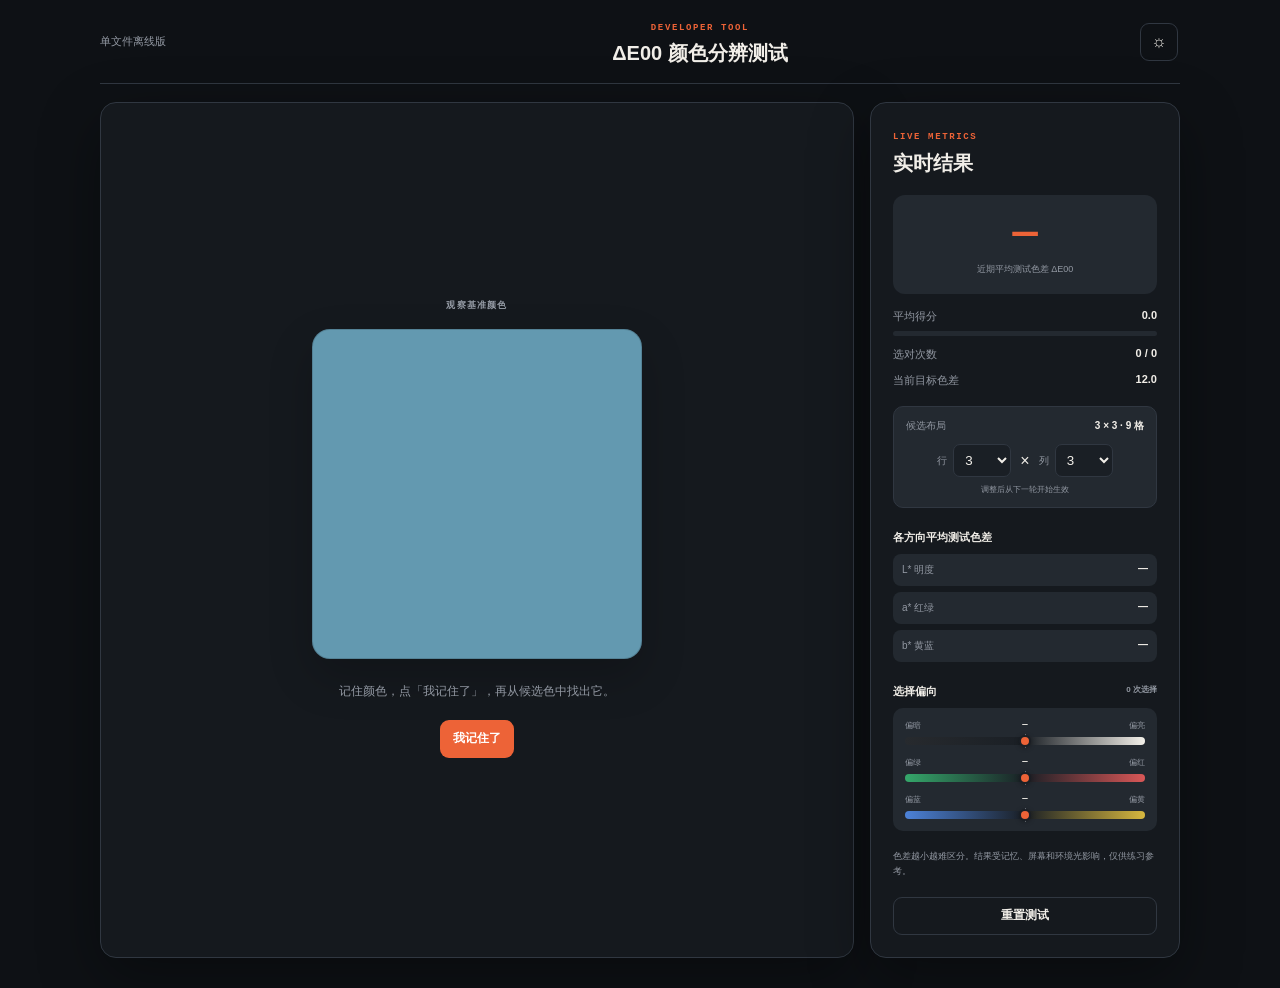
<file: color-test-standalone.html>
<!doctype html>
<!-- 独立打包版：样式与脚本均已内联，可离线直接打开。 --><html lang="zh-CN"><head><meta charset="utf-8"><meta name="viewport" content="width=device-width,initial-scale=1"><meta name="theme-color" content="#111419"><title>ΔE00 颜色分辨测试 · Pixel Atelier</title><style>
:root{--bg:#efede7;--surface:#faf9f5;--raised:#fff;--soft:#e5e2da;--soft2:#d9d5cb;--ink:#16191e;--muted:#727780;--line:#d2cec4;--accent:#ed6337;--accent2:#ff8057;--danger:#bd3f34;--ok:#2c9760;--shadow:0 18px 55px rgba(20,22,25,.12);--radius:14px;--top:74px}
*{box-sizing:border-box;margin:0;padding:0}html,body{height:100%;overflow:hidden}body{background:var(--bg);color:var(--ink);font-family:Inter,"Segoe UI","PingFang SC","Microsoft YaHei",sans-serif;-webkit-font-smoothing:antialiased}button,input,textarea{font:inherit}button{border:1px solid transparent;border-radius:9px;min-height:38px;padding:8px 12px;background:var(--ink);color:var(--surface);font-size:12px;font-weight:650;cursor:pointer;transition:.15s ease;white-space:nowrap}button:hover{transform:translateY(-1px)}button:active{transform:none}button:focus-visible,input:focus-visible,textarea:focus-visible{outline:3px solid color-mix(in srgb,var(--accent) 40%,transparent);outline-offset:2px}.quiet{background:transparent;color:var(--ink);border-color:var(--line)}.accent{background:var(--accent);color:#fff}.danger{background:transparent;color:var(--danger);border-color:color-mix(in srgb,var(--danger) 40%,var(--line))}.wide{width:100%}.icon-btn{width:38px;padding:0;background:transparent;color:var(--ink);border-color:var(--line);font-size:17px}.app{height:100%;display:grid;grid-template-rows:var(--top) auto 1fr;position:relative}.topbar{height:var(--top);display:grid;grid-template-columns:220px 1fr auto;align-items:center;gap:16px;padding:0 22px;background:var(--surface);border-bottom:1px solid var(--line);z-index:20}.brand{display:flex;align-items:center;gap:10px;color:inherit;text-decoration:none}.brand-icon{display:grid;place-items:center;width:36px;height:36px;border-radius:9px;background:var(--ink);color:var(--surface);font:800 18px/1 ui-monospace,monospace;box-shadow:inset -4px -4px rgba(255,255,255,.12)}.brand b,.brand small{display:block}.brand b{font-size:14px;letter-spacing:.03em}.brand small{font:600 9px/1.5 ui-monospace,monospace;color:var(--muted);text-transform:uppercase;letter-spacing:.08em}.tool-strip{display:flex;align-items:stretch;gap:4px;min-width:0;overflow-x:auto;scrollbar-width:none;padding:7px 0;cursor:grab}.tool-strip::-webkit-scrollbar{display:none}.tool-strip.dragging{cursor:grabbing}.tool{flex:0 0 58px;height:58px;min-height:0;padding:5px 4px;background:transparent;color:var(--muted);display:flex;flex-direction:column;align-items:center;justify-content:center;gap:4px;border-color:transparent}.tool i{font:500 18px/1 ui-monospace,monospace;font-style:normal}.tool span{font-size:10px}.tool:hover{background:var(--soft);color:var(--ink)}.tool.active{background:var(--accent);color:#fff;box-shadow:0 5px 15px rgba(237,99,55,.25)}.top-actions{display:flex;gap:5px}.option-dock{display:none;min-height:58px;padding:9px 22px;background:var(--raised);border-bottom:1px solid var(--line);z-index:15;box-shadow:0 7px 20px rgba(0,0,0,.06)}.option-dock.open{display:block}.option-panel{display:none;align-items:center;gap:7px;overflow-x:auto}.option-panel.active{display:flex}.panel-label{flex:0 0 auto;margin-right:7px;color:var(--muted);font:700 9px/1 ui-monospace,monospace;letter-spacing:.12em;text-transform:uppercase}.option-panel button{min-height:36px;background:var(--soft);color:var(--ink)}.option-panel button.active{background:var(--ink);color:var(--surface)}.option-panel button.accent{background:var(--accent);color:#fff}.palette-panel{min-width:0}.palette-bar{display:flex;gap:7px;min-width:0}.palette-chip{position:relative;display:grid;place-items:center;flex:0 0 34px;width:34px;height:34px;border-radius:50%;border:2px solid rgba(0,0,0,.16);color:#fff;text-shadow:0 1px 3px #000;font:800 10px/1 ui-monospace,monospace;cursor:pointer;box-shadow:0 0 0 0 var(--accent);transition:.15s}.palette-chip.active{box-shadow:0 0 0 3px var(--raised),0 0 0 5px var(--accent)}.palette-chip.dragging{opacity:.4}.microcopy{color:var(--muted);font-size:10px}.history-panel{max-width:100%}.history-list{display:flex;gap:6px;overflow-x:auto}.history-item{display:flex;gap:7px;align-items:center;padding:7px 10px;border:1px solid var(--line);border-radius:8px;color:var(--muted);font-size:10px;white-space:nowrap}.history-item.current{color:var(--ink);border-color:var(--accent)}
.stage-shell{min-height:0;display:grid;grid-template-rows:auto 1fr auto;padding:17px 22px 14px;gap:13px}.stage-head{display:flex;align-items:flex-end;justify-content:space-between;gap:20px}.eyebrow{color:var(--accent);font:750 9px/1 ui-monospace,monospace;letter-spacing:.18em}.stage-head h1{font-size:24px;line-height:1;margin-top:7px;letter-spacing:-.035em}.view-controls{display:flex;align-items:center;gap:6px}.view-controls output{min-width:52px;text-align:center;font:650 10px/1 ui-monospace,monospace;color:var(--muted)}.view-controls .active{background:var(--ink);color:var(--surface)}.viewport{min-height:0;position:relative;overflow:hidden;border:1px solid var(--line);border-radius:var(--radius);background-color:#c8c8c6;background-image:radial-gradient(rgba(0,0,0,.13) .7px,transparent .7px);background-size:14px 14px;touch-action:none;cursor:default}.canvas-transform{position:absolute;left:50%;top:50%;width:720px;height:720px;transform-origin:0 0;will-change:transform;filter:drop-shadow(0 13px 24px rgba(0,0,0,.2))}.pixel-canvas{position:absolute;inset:0;display:grid;grid-template-columns:repeat(45,16px);grid-template-rows:repeat(45,16px);width:720px;height:720px;background-color:#fff;background-image:linear-gradient(45deg,#ddd 25%,transparent 25%),linear-gradient(-45deg,#ddd 25%,transparent 25%),linear-gradient(45deg,transparent 75%,#ddd 75%),linear-gradient(-45deg,transparent 75%,#ddd 75%);background-size:32px 32px;background-position:0 0,0 16px,16px -16px,-16px 0;cursor:crosshair;user-select:none;touch-action:none}.pixel{width:16px;height:16px;border-right:1px solid rgba(0,0,0,.11);border-bottom:1px solid rgba(0,0,0,.11)}.pixel.center-left{border-left:2px solid rgba(0,0,0,.6)}.pixel.center-right{border-right:2px solid rgba(0,0,0,.6)}.pixel.center-top{border-top:2px solid rgba(0,0,0,.6)}.pixel.center-bottom{border-bottom:2px solid rgba(0,0,0,.6)}.no-grid .pixel{border-color:transparent!important}.layer{position:absolute;inset:0;width:720px;height:720px;pointer-events:none}.preview-pixel,.selection-pixel,.paste-pixel{position:absolute;width:16px;height:16px}.preview-pixel{opacity:.5}.selection-pixel{background:#fff;mix-blend-mode:difference;opacity:.9;border:2px solid #fff}.paste-pixel{opacity:.78;outline:1px dashed #fff}.selection-box{position:absolute;border:2px dashed #fff;mix-blend-mode:difference}.viewport-help{position:absolute;right:12px;bottom:10px;display:flex;gap:14px;color:rgba(0,0,0,.55);font-size:9px;pointer-events:none}.statusbar{display:flex;gap:22px;align-items:center;color:var(--muted);font:600 9px/1 ui-monospace,monospace}.statusbar span:last-child{margin-left:auto}.statusbar #statusColor{display:flex;align-items:center;gap:6px}.statusbar #statusColor i{width:11px;height:11px;border-radius:50%;border:1px solid var(--line)}.floating-color{position:fixed;right:23px;bottom:30px;z-index:10;display:flex;align-items:center;gap:8px;padding:7px 13px 7px 7px;background:var(--raised);color:var(--ink);border-color:var(--line);box-shadow:var(--shadow)}.floating-color span{width:27px;height:27px;border-radius:7px;border:1px solid rgba(0,0,0,.2)}.dev-link{position:fixed;left:22px;bottom:24px;z-index:10;display:flex;align-items:center;gap:7px;color:var(--muted);text-decoration:none;font:700 10px/1 ui-monospace,monospace}.dev-link span{font-family:inherit;font-weight:600}.dev-link:hover{color:var(--accent)}
.studio-dialog{width:min(960px,calc(100vw - 24px));max-height:calc(100dvh - 24px);margin:auto;border:0;border-radius:18px;background:var(--raised);color:var(--ink);box-shadow:0 30px 100px rgba(0,0,0,.4);overflow:auto}.studio-dialog::backdrop{background:rgba(8,10,13,.72);backdrop-filter:blur(5px)}.dialog-frame{padding:22px}.dialog-frame>header{display:flex;justify-content:space-between;align-items:center;margin-bottom:18px}.dialog-frame h2{font-size:22px;margin-top:6px}.close-btn{font-size:24px;width:40px;padding:0;background:transparent;color:var(--ink);border-color:var(--line)}.view-tabs{display:flex;gap:5px;padding:5px;background:var(--soft);border-radius:11px;margin-bottom:17px}.view-tabs button{flex:1;background:transparent;color:var(--muted)}.view-tabs button.active{background:var(--raised);color:var(--ink);box-shadow:0 3px 10px rgba(0,0,0,.08)}.studio-body{display:grid;grid-template-columns:minmax(0,1fr) 260px;gap:20px}.color-view{display:none}.color-view.active{display:block}.color-view canvas{display:block;max-width:100%;height:auto;margin:auto;border:1px solid var(--line);border-radius:12px;cursor:crosshair;touch-action:none}.color-view>label,.import-layout aside>label{display:grid;grid-template-columns:auto 1fr 44px;gap:10px;align-items:center;margin-top:12px;color:var(--muted);font-size:11px}.color-view input[type=range],.import-layout input[type=range]{width:100%;accent-color:var(--accent)}.color-view output{font:650 10px/1 ui-monospace,monospace}.candidate-preview{display:flex;align-items:center;gap:11px;padding:11px;border:1px solid var(--line);border-radius:11px}.candidate-preview>span{width:52px;height:52px;border-radius:9px;border:1px solid rgba(0,0,0,.2)}.candidate-preview small,.candidate-preview b{display:block}.candidate-preview small{color:var(--muted);font-size:9px;margin-bottom:5px}.candidate-preview b{font:700 13px/1 ui-monospace,monospace}.validation{padding:9px 10px;margin:10px 0;border-radius:8px;font-size:10px}.validation.ok{color:var(--ok);background:color-mix(in srgb,var(--ok) 12%,transparent)}.validation.error{color:var(--danger);background:color-mix(in srgb,var(--danger) 12%,transparent)}.color-inspector>.quiet{margin-top:7px}.color-inspector h3{display:flex;justify-content:space-between;margin:20px 0 10px;font-size:12px}.color-inspector h3 span{color:var(--muted);font-size:10px}.studio-palette{display:grid;grid-template-columns:repeat(4,1fr);gap:7px}.studio-swatch{aspect-ratio:1;border-radius:9px;display:grid;place-items:center;color:#fff;text-shadow:0 1px 3px #000;position:relative;cursor:pointer;border:2px solid transparent;font:800 10px/1 ui-monospace,monospace}.studio-swatch.active{border-color:var(--accent);outline:2px solid var(--accent)}.studio-swatch .delete-color{position:absolute;right:-5px;top:-6px;width:18px;height:18px;min-height:0;padding:0;border-radius:50%;background:var(--danger);color:white;font-size:11px;opacity:0}.studio-swatch:hover .delete-color,.studio-swatch.active .delete-color{opacity:1}.studio-tip{margin-top:12px;color:var(--muted);font-size:9px;line-height:1.55}.channels-view{display:none;gap:12px}.channels-view.active{display:grid}.channels-view fieldset{border:1px solid var(--line);border-radius:10px;padding:12px}.channels-view legend{padding:0 6px;color:var(--accent);font:700 9px/1 ui-monospace,monospace}.channels-view fieldset label{display:grid;grid-template-columns:22px 1fr 45px;align-items:center;gap:8px;margin:7px 0;color:var(--muted);font-size:10px}.channels-view fieldset input[type=range]{width:100%;accent-color:var(--accent)}.channels-view fieldset input[type=number]{width:70px;padding:6px;border:1px solid var(--line);border-radius:6px;background:var(--soft);color:var(--ink)}.hex-field{display:grid!important;grid-template-columns:38px 1fr auto!important;margin:0!important}.hex-field input{padding:9px;border:1px solid var(--line);border-radius:8px;background:var(--soft);color:var(--ink);font-family:ui-monospace,monospace}.hex-field input[type=color]{position:absolute;opacity:0;pointer-events:none}.import-layout{display:grid;grid-template-columns:minmax(0,1fr) 260px;gap:22px}.import-preview-wrap{min-width:0}.import-preview-wrap canvas{display:block;width:min(100%,540px);aspect-ratio:1;margin:auto;background-color:#ddd;background-image:linear-gradient(45deg,#bbb 25%,transparent 25%),linear-gradient(-45deg,#bbb 25%,transparent 25%),linear-gradient(45deg,transparent 75%,#bbb 75%),linear-gradient(-45deg,transparent 75%,#bbb 75%);background-size:24px 24px;background-position:0 0,0 12px,12px -12px,-12px 0;border-radius:12px;touch-action:none}.import-preview-wrap p{text-align:center;color:var(--muted);font-size:9px;margin-top:8px}.import-layout aside{display:flex;flex-direction:column;gap:10px}.import-layout aside>label{grid-template-columns:auto 1fr 48px}.import-note{padding:12px;border-radius:9px;background:var(--soft);color:var(--muted);font-size:10px;line-height:1.6}.data-dialog{width:min(660px,100%)}.data-dialog textarea{width:100%;min-height:360px;resize:vertical;padding:13px;border:1px solid var(--line);border-radius:10px;background:var(--soft);color:var(--ink);font:10px/1.55 ui-monospace,monospace}.dialog-actions{display:flex;justify-content:flex-end;gap:7px;margin-top:10px}.toast{position:fixed;left:50%;bottom:24px;z-index:1000;transform:translate(-50%,12px);padding:10px 15px;border-radius:9px;background:var(--ink);color:var(--surface);font-size:11px;opacity:0;transition:.2s;pointer-events:none}.toast.show{opacity:1;transform:translate(-50%,0)}
body.dark-theme{--bg:#0e1115;--surface:#15191e;--raised:#1a1f25;--soft:#232930;--soft2:#2d343d;--ink:#f1eee8;--muted:#9298a2;--line:#303741;--shadow:0 20px 60px rgba(0,0,0,.35)}body.dark-theme .brand-icon{background:#f1eee8;color:#171a1f}body.dark-theme .viewport{background-color:#353b40}body.dark-theme .pixel-canvas{filter:none}.dark-theme .viewport-help{color:rgba(255,255,255,.5)}
@media(max-width:900px){:root{--top:66px}.topbar{grid-template-columns:150px 1fr auto;padding:0 10px;gap:7px}.brand small{display:none}.tool{flex-basis:54px;height:54px}.top-actions #undo,.top-actions #redo{display:none}.stage-shell{padding:12px 10px 10px}.stage-head h1{font-size:19px}.option-dock{padding-inline:10px}.view-controls .danger{display:none}.studio-body,.import-layout{grid-template-columns:1fr}.color-inspector{display:grid;grid-template-columns:1fr 1fr;gap:8px}.color-inspector h3,.studio-palette,.studio-tip{grid-column:1/-1}.color-inspector>.quiet{margin:0}.floating-color{right:12px;bottom:23px}.dev-link{left:12px}}
@media(max-width:600px){html,body{overflow:hidden}.topbar{grid-template-columns:auto 1fr auto}.brand>span:last-child{display:none}.brand-icon{width:34px;height:34px}.tool-strip{order:2}.top-actions #themeToggle{width:34px}.stage-head{align-items:center}.stage-head>div:first-child{display:none}.view-controls{width:100%}.view-controls #toggleGrid,.view-controls #resetView{flex:1}.view-controls output{min-width:40px}.viewport-help{display:none}.statusbar{gap:12px}.statusbar #saveStatus{display:none}.dialog-frame{padding:14px}.studio-dialog{width:calc(100vw - 10px);max-height:calc(100dvh - 10px)}.studio-body{gap:12px}.color-inspector{grid-template-columns:1fr}.color-inspector h3,.studio-palette,.studio-tip{grid-column:auto}.studio-palette{grid-template-columns:repeat(8,1fr)}.candidate-preview>span{width:38px;height:38px}.color-view canvas{max-height:43dvh}.dev-link span{display:none}.floating-color b{display:none}.floating-color{padding-right:7px}.option-panel button{padding-inline:10px}.import-preview-wrap canvas{max-height:52dvh}.data-dialog textarea{min-height:55dvh}}
.studio-swatch .move-color{position:absolute;bottom:-6px;width:18px;height:18px;min-height:0;padding:0;border-radius:6px;background:var(--raised);color:var(--ink);border-color:var(--line);font-size:14px;line-height:1;opacity:0}.studio-swatch .move-left{left:-4px}.studio-swatch .move-right{right:-4px}.studio-swatch:hover .move-color,.studio-swatch.active .move-color{opacity:1}

.test-page{overflow:auto;min-height:100%;height:auto}.test-shell{width:min(1080px,calc(100% - 28px));margin:auto;padding-bottom:30px}.test-header{height:84px;display:grid;grid-template-columns:160px 1fr 40px;align-items:center;border-bottom:1px solid var(--line)}.test-header>a{color:var(--muted);text-decoration:none;font-size:11px}.test-header>div{text-align:center}.test-header h1{font-size:20px;margin-top:6px}.test-grid{display:grid;grid-template-columns:minmax(0,1fr) 310px;gap:16px;padding-top:18px}.test-card{background:var(--surface);border:1px solid var(--line);border-radius:16px;padding:22px;box-shadow:var(--shadow)}.test-arena{min-height:650px;display:grid;place-items:center}.test-step{display:none;width:100%;text-align:center}.test-step.active{display:block}.step-label{display:block;color:var(--muted);font:700 9px/1 ui-monospace,monospace;letter-spacing:.13em;text-transform:uppercase;margin-bottom:18px}.base-color{width:min(330px,72vw);aspect-ratio:1;margin:0 auto 22px;border-radius:18px;box-shadow:0 18px 45px rgba(0,0,0,.2);border:1px solid rgba(0,0,0,.15)}.test-step p{max-width:460px;margin:0 auto 18px;color:var(--muted);font-size:12px;line-height:1.7}.choice-grid{display:grid;grid-template-columns:repeat(3,1fr);gap:12px;width:min(540px,100%);margin:auto}.choice{aspect-ratio:1;min-height:0;border-radius:13px;border:2px solid transparent;box-shadow:0 9px 22px rgba(0,0,0,.15)}.choice:hover{border-color:var(--raised);outline:3px solid var(--accent)}.result-badge{display:grid;place-items:center;width:72px;height:72px;margin:0 auto 18px;border-radius:50%;font-size:30px}.result-badge.good{background:color-mix(in srgb,var(--ok) 16%,transparent);color:var(--ok)}.result-badge.bad{background:color-mix(in srgb,var(--danger) 16%,transparent);color:var(--danger)}.test-step h2{font-size:26px;margin-bottom:10px}.metrics-card{align-self:start;position:sticky;top:16px}.metrics-card>h2{font-size:20px;margin:7px 0 18px}.metric-main{padding:18px;background:var(--soft);border-radius:12px;text-align:center;margin-bottom:15px}.metric-main strong,.metric-main span{display:block}.metric-main strong{font:800 42px/1 ui-monospace,monospace;color:var(--accent)}.metric-main span{color:var(--muted);font-size:9px;margin-top:8px}.metric-row{display:flex;justify-content:space-between;color:var(--muted);font-size:11px;margin:11px 0 7px}.metric-row b{color:var(--ink)}.meter{height:5px;border-radius:9px;background:var(--soft);overflow:hidden}.meter i{display:block;height:100%;width:0;background:var(--accent);transition:.2s}.metrics-card h3{font-size:11px;margin:22px 0 9px}.axis-metrics{display:grid;gap:6px}.axis-metrics div{display:flex;justify-content:space-between;padding:9px;background:var(--soft);border-radius:8px;color:var(--muted);font-size:10px}.axis-metrics b{color:var(--ink)}.calibration-note{margin:18px 0;color:var(--muted);font-size:9px;line-height:1.65}@media(max-width:760px){.test-header{grid-template-columns:90px 1fr 38px}.test-header h1{font-size:15px}.test-grid{grid-template-columns:1fr}.test-arena{min-height:auto;padding-block:35px}.metrics-card{position:static}.choice-grid{gap:8px}.test-shell{width:min(100% - 16px,1080px)}}
.choice-grid{gap:clamp(5px,1.2vw,12px);width:min(640px,100%)}.choice{padding:0}.layout-setting{margin:18px 0;padding:12px;border:1px solid var(--line);border-radius:10px;background:var(--soft)}.layout-setting>div:first-child{display:flex;justify-content:space-between;align-items:center;font-size:10px;color:var(--muted)}.layout-setting b{color:var(--ink)}.layout-inputs{display:flex;align-items:center;justify-content:center;gap:9px;margin:11px 0 7px}.layout-inputs label{display:flex;align-items:center;gap:6px;color:var(--muted);font-size:10px}.layout-inputs select{min-width:58px;padding:7px;border:1px solid var(--line);border-radius:7px;background:var(--raised);color:var(--ink)}.layout-setting small{display:block;text-align:center;color:var(--muted);font-size:8px}
.test-page{user-select:none;-webkit-user-select:none;cursor:default}
.bias-sample{float:right;color:var(--muted);font-size:8px;font-weight:600}.bias-metrics{display:grid;gap:12px;padding:12px;background:var(--soft);border-radius:10px}.bias-caption{display:grid;grid-template-columns:1fr auto 1fr;align-items:center;color:var(--muted);font-size:8px}.bias-caption span:last-child{text-align:right}.bias-caption b{min-width:48px;text-align:center;color:var(--ink);font:700 9px/1 ui-monospace,monospace}.bias-track{height:8px;margin-top:6px;position:relative;border-radius:9px;background:linear-gradient(90deg,color-mix(in srgb,var(--accent) 35%,var(--raised)),var(--raised) 50%,color-mix(in srgb,var(--accent) 35%,var(--raised)))}.bias-track i{position:absolute;left:50%;top:-3px;width:1px;height:14px;background:var(--muted);opacity:.65}.bias-track span{position:absolute;left:50%;top:50%;width:12px;height:12px;border:2px solid var(--raised);border-radius:50%;background:var(--accent);box-shadow:0 1px 5px rgba(0,0,0,.3);transform:translate(-50%,-50%);transition:left .25s ease}
.bias-row:nth-child(1) .bias-track{background:linear-gradient(90deg,#272a2e,var(--raised) 50%,#f3f0e9)}.bias-row:nth-child(2) .bias-track{background:linear-gradient(90deg,#35a86b,var(--raised) 50%,#d95757)}.bias-row:nth-child(3) .bias-track{background:linear-gradient(90deg,#4c82d9,var(--raised) 50%,#d7b83f)}

</style></head>
<body class="dark-theme test-page"><main class="test-shell">
  <header class="test-header"><span style="color:var(--muted);font-size:11px">单文件离线版</span><div><span class="eyebrow">DEVELOPER TOOL</span><h1>ΔE00 颜色分辨测试</h1></div><button id="testTheme" class="icon-btn">☼</button></header>
  <section class="test-grid">
    <article class="test-card test-arena">
      <div id="observeStep" class="test-step active"><span class="step-label">观察基准颜色</span><div id="baseColor" class="base-color"></div><p>记住颜色，点「我记住了」，再从候选色中找出它。</p><button id="startChoices" class="accent">我记住了</button></div>
      <div id="choiceStep" class="test-step"><span class="step-label">选择最接近的颜色</span><div id="choices" class="choice-grid"></div><p id="choiceHint">选对得 100 分；选错时，颜色越接近，得分越高。</p></div>
      <div id="resultStep" class="test-step"><span id="resultBadge" class="result-badge"></span><h2 id="resultTitle"></h2><p id="resultText"></p><button id="nextTrial" class="accent">下一轮</button></div>
    </article>
    <aside class="test-card metrics-card"><span class="eyebrow">LIVE METRICS</span><h2>实时结果</h2>
      <div class="metric-main"><strong id="threshold">—</strong><span>近期平均测试色差 ΔE00</span></div>
      <div class="metric-row"><span>平均得分</span><b id="accuracy">0</b></div><div class="meter"><i id="accuracyBar"></i></div>
      <div class="metric-row"><span>选对次数</span><b id="exactRate">0 / 0</b></div>
      <div class="metric-row"><span>当前目标色差</span><b id="difficulty">12.0</b></div>
      <div class="layout-setting"><div><span>候选布局</span><b id="choiceCount">3 × 3 · 9 格</b></div><div class="layout-inputs"><label>行 <select id="gridRows"><option>2</option><option selected>3</option><option>4</option><option>5</option><option>6</option></select></label><span>×</span><label>列 <select id="gridCols"><option>2</option><option selected>3</option><option>4</option><option>5</option><option>6</option></select></label></div><small>调整后从下一轮开始生效</small></div>
      <h3>各方向平均测试色差</h3><div class="axis-metrics"><div><span>L* 明度</span><b id="axisL">—</b></div><div><span>a* 红绿</span><b id="axisA">—</b></div><div><span>b* 黄蓝</span><b id="axisB">—</b></div></div>
      <h3>选择偏向 <small class="bias-sample" id="biasSample">0 次选择</small></h3><div class="bias-metrics">
        <div class="bias-row"><div class="bias-caption"><span>偏暗</span><b id="biasLValue">—</b><span>偏亮</span></div><div class="bias-track"><i></i><span id="biasLMarker"></span></div></div>
        <div class="bias-row"><div class="bias-caption"><span>偏绿</span><b id="biasAValue">—</b><span>偏红</span></div><div class="bias-track"><i></i><span id="biasAMarker"></span></div></div>
        <div class="bias-row"><div class="bias-caption"><span>偏蓝</span><b id="biasBValue">—</b><span>偏黄</span></div><div class="bias-track"><i></i><span id="biasBMarker"></span></div></div>
      </div>
      <p class="calibration-note">色差越小越难区分。结果受记忆、屏幕和环境光影响，仅供练习参考。</p>
      <button id="resetTest" class="quiet wide">重置测试</button>
    </aside>
  </section>
</main><script>
(() => {
  const $=s=>document.querySelector(s),clamp=(v,a,b)=>Math.max(a,Math.min(b,v));
  function labToRgb({L,a,b}){let y=(L+16)/116,x=a/500+y,z=y-b/200;const f=v=>v**3>.008856?v**3:(v-16/116)/7.787;x=95.047*f(x)/100;y=f(y);z=108.883*f(z)/100;let r=x*3.2406+y*-1.5372+z*-.4986,g=x*-.9689+y*1.8758+z*.0415,bl=x*.0557+y*-.204+z*1.057;const q=v=>255*(v>.0031308?1.055*v**(1/2.4)-.055:12.92*v);return{r:clamp(q(r),0,255),g:clamp(q(g),0,255),b:clamp(q(bl),0,255)}}
  function rgbToHex({r,g,b}){return'#'+[r,g,b].map(v=>Math.round(v).toString(16).padStart(2,'0')).join('')}
  function deltaE00(x,y){const L1=x.L,a1=x.a,b1=x.b,L2=y.L,a2=y.a,b2=y.b,C1=Math.hypot(a1,b1),C2=Math.hypot(a2,b2),C=(C1+C2)/2,G=.5*(1-Math.sqrt(C**7/(C**7+25**7))),ap1=(1+G)*a1,ap2=(1+G)*a2,cp1=Math.hypot(ap1,b1),cp2=Math.hypot(ap2,b2),hp=(a,b)=>{let h=Math.atan2(b,a)*180/Math.PI;return h<0?h+360:h},h1=hp(ap1,b1),h2=hp(ap2,b2),dL=L2-L1,dC=cp2-cp1;let dh=h2-h1;if(cp1*cp2===0)dh=0;else if(dh>180)dh-=360;else if(dh<-180)dh+=360;const dH=2*Math.sqrt(cp1*cp2)*Math.sin(dh*Math.PI/360),Lp=(L1+L2)/2,Cp=(cp1+cp2)/2;let hb;if(cp1*cp2===0)hb=h1+h2;else if(Math.abs(h1-h2)<=180)hb=(h1+h2)/2;else hb=(h1+h2+360)/2%360;const T=1-.17*Math.cos((hb-30)*Math.PI/180)+.24*Math.cos(2*hb*Math.PI/180)+.32*Math.cos((3*hb+6)*Math.PI/180)-.2*Math.cos((4*hb-63)*Math.PI/180),dt=30*Math.exp(-(((hb-275)/25)**2)),Rc=2*Math.sqrt(Cp**7/(Cp**7+25**7)),Sl=1+.015*(Lp-50)**2/Math.sqrt(20+(Lp-50)**2),Sc=1+.045*Cp,Sh=1+.015*Cp*T,Rt=-Math.sin(2*dt*Math.PI/180)*Rc;return Math.sqrt((dL/Sl)**2+(dC/Sc)**2+(dH/Sh)**2+Rt*(dC/Sc)*(dH/Sh))}
  let stats={trials:0,exact:0,scoreTotal:0,level:12,thresholds:[],axis:{L:[],a:[],b:[]},bias:{L:[],a:[],b:[]}},trial=null;
  let gridRows=3,gridCols=3;
  const steps=['observeStep','choiceStep','resultStep'];
  function show(id){steps.forEach(s=>$('#'+s).classList.toggle('active',s===id))}
  function randomBase(){return{L:30+Math.random()*55,a:-55+Math.random()*110,b:-55+Math.random()*110}}
  function makeDistinctChoice(base,axis,slot,used){
    const otherAxes=['L','a','b'].filter(a=>a!==axis);
    for(let attempt=0;attempt<600;attempt++){
      const direction={L:0,a:0,b:0},sign=Math.random()<.5?-1:1,phase=Math.floor(attempt/200),target=stats.level*(.86+Math.random()*.28+phase*.12),spread=phase?2.4:1.1;
      direction[axis]=sign;direction[otherAxes[0]]=(Math.random()-.5)*spread;direction[otherAxes[1]]=(Math.random()-.5)*spread;
      let low=0,high=Math.max(4,target*3),result=null;
      for(let search=0;search<16;search++){const scale=(low+high)/2;result={L:clamp(base.L+direction.L*scale,5,95),a:clamp(base.a+direction.a*scale,-90,90),b:clamp(base.b+direction.b*scale,-90,90)};if(deltaE00(base,result)<target)low=scale;else high=scale}
      const distance=deltaE00(base,result),hex=rgbToHex(labToRgb(result));if(!used.has(hex)&&distance>=stats.level*.76&&distance<=stats.level*(1.28+phase*.15)){used.add(hex);return result}
    }
    let best=null;
    for(let dL=-4;dL<=4;dL+=.5)for(let da=-4;da<=4;da+=.5)for(let db=-4;db<=4;db+=.5){if(!dL&&!da&&!db)continue;const result={L:clamp(base.L+dL,5,95),a:clamp(base.a+da,-90,90),b:clamp(base.b+db,-90,90)},hex=rgbToHex(labToRgb(result));if(used.has(hex))continue;const distance=deltaE00(base,result),score=Math.abs(distance-stats.level);if(!best||score<best.score)best={result,hex,score}}
    if(best){used.add(best.hex);return best.result}
    const fallback={...base,a:clamp(base.a+(slot+1)*1.7,-90,90),b:clamp(base.b+(slot+1)*1.1,-90,90)};let hex=rgbToHex(labToRgb(fallback)),guard=0;
    while(used.has(hex)&&guard++<100){fallback.L=clamp(fallback.L+.35,5,95);fallback.a=clamp(fallback.a+.41,-90,90);hex=rgbToHex(labToRgb(fallback))}used.add(hex);return fallback;
  }
  function newTrial(){const axis=['L','a','b'][stats.trials%3],base=randomBase(),count=gridRows*gridCols,level=stats.level,choices=[],correctIndex=Math.floor(Math.random()*count),used=new Set([rgbToHex(labToRgb(base))]);for(let i=0;i<count;i++)choices.push(i===correctIndex?base:makeDistinctChoice(base,axis,i,used));trial={axis,base,choices,correctIndex,rows:gridRows,cols:gridCols,level};$('#baseColor').style.background=rgbToHex(labToRgb(base));show('observeStep');updateMetrics()}
  function showChoices(){const root=$('#choices');root.innerHTML='';root.style.gridTemplateColumns=`repeat(${trial.cols},1fr)`;trial.choices.forEach((lab,i)=>{const b=document.createElement('button');b.className='choice';b.style.background=rgbToHex(labToRgb(lab));b.setAttribute('aria-label',`候选颜色 ${i+1}`);b.onclick=()=>answer(i);root.append(b)});show('choiceStep')}
  function answer(index){
    const exact=index===trial.correctIndex,chosen=trial.choices[index],actual=deltaE00(trial.base,chosen);
    const deviations=trial.choices.map(color=>deltaE00(trial.base,color)).filter(value=>value>.0001);
    const minDeviation=Math.min(...deviations),maxDeviation=Math.max(...deviations),range=maxDeviation-minDeviation;
    const score=exact?100:range<.0001?50:Math.round(95*clamp((maxDeviation-actual)/range,0,1));
    stats.trials++;stats.scoreTotal+=score;if(exact)stats.exact++;['L','a','b'].forEach(axis=>{stats.bias[axis].push(chosen[axis]-trial.base[axis]);if(stats.bias[axis].length>18)stats.bias[axis].shift()});
    const factor=clamp(Math.exp((72-score)/190),.86,1.16),testedLevel=stats.level;
    stats.level=clamp(stats.level*factor,1,30);stats.axis[trial.axis].push((testedLevel+stats.level)/2);if(stats.axis[trial.axis].length>12)stats.axis[trial.axis].shift();
    if(stats.trials>3)stats.thresholds.push(stats.level);if(stats.thresholds.length>18)stats.thresholds.shift();
    $('#resultBadge').className='result-badge '+(score>=72?'good':'bad');$('#resultBadge').textContent=score;
    $('#resultTitle').textContent=exact?'完全一致 · 100 分':`本轮得分 ${score} 分`;
    $('#resultText').textContent=exact?`你选中了基准颜色。本轮干扰色色差为 ΔE00 ${minDeviation.toFixed(2)}～${maxDeviation.toFixed(2)}，下一轮目标色差调整为 ${stats.level.toFixed(1)}。`:`所选颜色与基准色相差 ΔE00 ${actual.toFixed(2)}；本轮干扰色色差为 ${minDeviation.toFixed(2)}～${maxDeviation.toFixed(2)}。未选中基准色时最高 95 分，色差越小得分越高。`;
    show('resultStep');updateMetrics()
  }
  function average(a){return a.length?a.reduce((x,y)=>x+y,0)/a.length:null}
  function updateBias(){$('#biasSample').textContent=`${Math.min(stats.trials,18)} 次选择`;[['L','biasLMarker','biasLValue'],['a','biasAMarker','biasAValue'],['b','biasBMarker','biasBValue']].forEach(([axis,markerId,valueId])=>{const value=average(stats.bias[axis]);$('#'+markerId).style.left=(value===null?50:50+46*clamp(value/Math.max(stats.level,1),-1,1))+'%';$('#'+valueId).textContent=value===null?'—':`${value>0?'+':''}${value.toFixed(1)}`;$('#'+markerId).title=value===null?'暂无数据':`${axis}* 平均偏差 ${value>0?'+':''}${value.toFixed(2)}`})}
  function updateMetrics(){const threshold=average(stats.thresholds),score=stats.trials?stats.scoreTotal/stats.trials:0;$('#threshold').textContent=threshold?threshold.toFixed(1):'—';$('#accuracy').textContent=score.toFixed(1);$('#accuracyBar').style.width=score+'%';$('#exactRate').textContent=`${stats.exact} / ${stats.trials}`;$('#difficulty').textContent=stats.level.toFixed(1);[['L','axisL'],['a','axisA'],['b','axisB']].forEach(([a,id])=>{$('#'+id).textContent=average(stats.axis[a])?.toFixed(1)||'—'});updateBias()}
  function updateGridSetting(){gridRows=+$('#gridRows').value;gridCols=+$('#gridCols').value;$('#choiceCount').textContent=`${gridRows} × ${gridCols} · ${gridRows*gridCols} 格`}
  $('#gridRows').onchange=updateGridSetting;$('#gridCols').onchange=updateGridSetting;$('#startChoices').onclick=showChoices;$('#nextTrial').onclick=newTrial;$('#resetTest').onclick=()=>{stats={trials:0,exact:0,scoreTotal:0,level:12,thresholds:[],axis:{L:[],a:[],b:[]},bias:{L:[],a:[],b:[]}};newTrial()};$('#testTheme').onclick=()=>{document.body.classList.toggle('dark-theme');$('#testTheme').textContent=document.body.classList.contains('dark-theme')?'☼':'☾'};updateGridSetting();newTrial();
})();

</script></body></html>
</file>
<file: css/global.css>
:root{--bg:#efede7;--surface:#faf9f5;--raised:#fff;--soft:#e5e2da;--soft2:#d9d5cb;--ink:#16191e;--muted:#727780;--line:#d2cec4;--accent:#ed6337;--accent2:#ff8057;--danger:#bd3f34;--ok:#2c9760;--shadow:0 18px 55px rgba(20,22,25,.12);--radius:14px;--top:74px}
*{box-sizing:border-box;margin:0;padding:0}html,body{height:100%;overflow:hidden}body{background:var(--bg);color:var(--ink);font-family:Inter,"Segoe UI","PingFang SC","Microsoft YaHei",sans-serif;-webkit-font-smoothing:antialiased}button,input,textarea{font:inherit}input,textarea{-webkit-user-select:text;user-select:text}.app{-webkit-user-select:none;user-select:none}button{border:1px solid transparent;border-radius:9px;min-height:38px;padding:8px 12px;background:var(--ink);color:var(--surface);font-size:12px;font-weight:650;cursor:pointer;transition:.15s ease;white-space:nowrap}button:hover{transform:translateY(-1px)}button:active{transform:none}button:focus-visible,input:focus-visible,textarea:focus-visible{outline:3px solid color-mix(in srgb,var(--accent) 40%,transparent);outline-offset:2px}.quiet{background:transparent;color:var(--ink);border-color:var(--line)}.accent{background:var(--accent);color:#fff}.danger{background:transparent;color:var(--danger);border-color:color-mix(in srgb,var(--danger) 40%,var(--line))}.wide{width:100%}.icon-btn{width:38px;padding:0;background:transparent;color:var(--ink);border-color:var(--line);font-size:17px}.app{height:100%;height:100dvh;display:grid;grid-template-rows:var(--top) auto minmax(0,1fr);position:relative}.topbar{grid-row:1;height:var(--top);display:grid;grid-template-columns:220px 1fr auto;align-items:center;gap:16px;padding:0 22px;background:var(--surface);border-bottom:1px solid var(--line);z-index:20}.brand{display:flex;align-items:center;gap:10px;color:inherit;text-decoration:none}.brand-icon{display:grid;place-items:center;width:36px;height:36px;border-radius:9px;background:var(--ink);color:var(--surface);font:800 18px/1 ui-monospace,monospace;box-shadow:inset -4px -4px rgba(255,255,255,.12)}.brand b,.brand small{display:block}.brand b{font-size:14px;letter-spacing:.03em}.brand small{font:600 9px/1.5 ui-monospace,monospace;color:var(--muted);text-transform:uppercase;letter-spacing:.08em}.tool-strip{display:flex;align-items:stretch;gap:4px;min-width:0;overflow-x:auto;scrollbar-width:none;padding:7px 0;cursor:grab}.tool-strip::-webkit-scrollbar{display:none}.tool-strip.dragging{cursor:grabbing}.tool{flex:0 0 58px;height:58px;min-height:0;padding:5px 4px;background:transparent;color:var(--muted);display:flex;flex-direction:column;align-items:center;justify-content:center;gap:4px;border-color:transparent}.tool i{font:500 18px/1 ui-monospace,monospace;font-style:normal}.tool span{font-size:10px}.tool:hover{background:var(--soft);color:var(--ink)}.tool.active{background:var(--accent);color:#fff;box-shadow:0 5px 15px rgba(237,99,55,.25)}.top-actions{display:flex;gap:5px}.option-dock{grid-row:2;display:none;min-height:58px;padding:9px 22px;background:var(--raised);border-bottom:1px solid var(--line);z-index:15;box-shadow:0 7px 20px rgba(0,0,0,.06)}.option-dock.open{display:block}.option-panel{display:none;align-items:center;gap:7px;overflow-x:auto}.option-panel.active{display:flex}.panel-label{flex:0 0 auto;margin-right:7px;color:var(--muted);font:700 9px/1 ui-monospace,monospace;letter-spacing:.12em;text-transform:uppercase}.option-panel button{min-height:36px;background:var(--soft);color:var(--ink)}.option-panel button.active{background:var(--ink);color:var(--surface)}.option-panel button.accent{background:var(--accent);color:#fff}.palette-panel{min-width:0}.palette-bar{display:flex;gap:7px;min-width:0}.palette-chip{position:relative;display:grid;place-items:center;flex:0 0 34px;width:34px;height:34px;border-radius:50%;border:2px solid rgba(0,0,0,.16);color:#fff;text-shadow:0 1px 3px #000;font:800 10px/1 ui-monospace,monospace;cursor:pointer;box-shadow:0 0 0 0 var(--accent);transition:.15s}.palette-chip.active{box-shadow:0 0 0 3px var(--raised),0 0 0 5px var(--accent)}.palette-chip.dragging{opacity:.4}.microcopy{color:var(--muted);font-size:10px}.history-panel{max-width:100%}.history-list{display:flex;gap:6px;overflow-x:auto}.history-item{display:flex;gap:7px;align-items:center;padding:7px 10px;border:1px solid var(--line);border-radius:8px;color:var(--muted);font-size:10px;white-space:nowrap}.history-item.current{color:var(--ink);border-color:var(--accent)}
.stage-shell{grid-row:3;min-height:0;display:grid;grid-template-rows:auto minmax(0,1fr) auto;padding:17px 22px 14px;gap:13px}.stage-head{display:flex;align-items:flex-end;justify-content:space-between;gap:20px}.eyebrow{color:var(--accent);font:750 9px/1 ui-monospace,monospace;letter-spacing:.18em}.stage-head h1{font-size:24px;line-height:1;margin-top:7px;letter-spacing:-.035em}.view-controls{display:flex;align-items:center;gap:6px}.view-controls output{min-width:52px;text-align:center;font:650 10px/1 ui-monospace,monospace;color:var(--muted)}.view-controls .active{background:var(--ink);color:var(--surface)}.viewport{min-height:0;position:relative;overflow:hidden;border:1px solid var(--line);border-radius:var(--radius);background-color:#c8c8c6;background-image:radial-gradient(rgba(0,0,0,.13) .7px,transparent .7px);background-size:14px 14px;touch-action:none;cursor:default}.canvas-transform{position:absolute;left:50%;top:50%;width:768px;height:768px;transform-origin:0 0;will-change:transform;filter:drop-shadow(0 13px 24px rgba(0,0,0,.2))}.pixel-canvas{position:absolute;inset:0;display:grid;grid-template-columns:repeat(48,16px);grid-template-rows:repeat(48,16px);width:768px;height:768px;outline:2px solid color-mix(in srgb,var(--ink) 55%,transparent);background-color:#fff;background-image:linear-gradient(45deg,#ddd 25%,transparent 25%),linear-gradient(-45deg,#ddd 25%,transparent 25%),linear-gradient(45deg,transparent 75%,#ddd 75%),linear-gradient(-45deg,transparent 75%,#ddd 75%);background-size:32px 32px;background-position:0 0,0 16px,16px -16px,-16px 0;cursor:crosshair;user-select:none;touch-action:none}.pixel{width:16px;height:16px;border-right:1px solid rgba(0,0,0,.11);border-bottom:1px solid rgba(0,0,0,.11)}.pixel.center-left{border-left:1px solid rgba(0,0,0,.6)}.pixel.center-right{border-right:1px solid rgba(0,0,0,.6)}.pixel.center-top{border-top:1px solid rgba(0,0,0,.6)}.pixel.center-bottom{border-bottom:1px solid rgba(0,0,0,.6)}.no-grid .pixel{border-color:transparent!important}.layer{position:absolute;inset:0;width:768px;height:768px;pointer-events:none}.preview-pixel,.selection-pixel,.paste-pixel{position:absolute;width:16px;height:16px}.preview-pixel{opacity:.5}.selection-pixel{background:#fff;mix-blend-mode:difference;opacity:.9;border:2px solid #fff}.paste-pixel{opacity:.78;outline:1px dashed #fff}.selection-box{position:absolute;border:2px dashed #fff;mix-blend-mode:difference}.viewport-help{position:absolute;right:12px;bottom:10px;display:flex;gap:14px;color:rgba(0,0,0,.55);font-size:9px;pointer-events:none}.statusbar{display:flex;gap:22px;align-items:center;color:var(--muted);font:600 9px/1 ui-monospace,monospace}.statusbar span:last-child{margin-left:auto}.statusbar #statusColor{display:flex;align-items:center;gap:6px}.statusbar #statusColor i{width:11px;height:11px;border-radius:50%;border:1px solid var(--line)}.floating-color{position:fixed;right:23px;bottom:30px;z-index:10;display:flex;align-items:center;gap:8px;padding:7px 13px 7px 7px;background:var(--raised);color:var(--ink);border-color:var(--line);box-shadow:var(--shadow)}.floating-color span{width:27px;height:27px;border-radius:7px;border:1px solid rgba(0,0,0,.2)}
.studio-dialog{width:min(960px,calc(100vw - 24px));max-height:calc(100dvh - 24px);margin:auto;border:0;border-radius:18px;background:var(--raised);color:var(--ink);box-shadow:0 30px 100px rgba(0,0,0,.4);overflow:auto}.studio-dialog::backdrop{background:rgba(8,10,13,.72);backdrop-filter:blur(5px)}.dialog-frame{padding:22px}.dialog-frame>header{display:flex;justify-content:space-between;align-items:center;margin-bottom:18px}.dialog-frame h2{font-size:22px;margin-top:6px}.close-btn{font-size:24px;width:40px;padding:0;background:transparent;color:var(--ink);border-color:var(--line)}.view-tabs{display:flex;gap:5px;padding:5px;background:var(--soft);border-radius:11px;margin-bottom:17px}.view-tabs button{flex:1;background:transparent;color:var(--muted)}.view-tabs button.active{background:var(--raised);color:var(--ink);box-shadow:0 3px 10px rgba(0,0,0,.08)}.studio-body{display:grid;grid-template-columns:minmax(0,1fr) 260px;gap:20px}.color-view{display:none}.color-view.active{display:block}.color-view canvas{display:block;max-width:100%;height:auto;margin:auto;border:1px solid var(--line);border-radius:12px;cursor:crosshair;touch-action:none}.color-view>label,.import-layout aside>label,.import-min-pixels-row>.import-min-delta{display:grid;grid-template-columns:auto 1fr 44px;gap:10px;align-items:center;margin-top:12px;color:var(--muted);font-size:11px}.color-view input[type=range],.import-layout input[type=range]{width:100%;accent-color:var(--accent)}.color-view output{font:650 10px/1 ui-monospace,monospace}.candidate-preview{display:flex;align-items:center;gap:11px;padding:11px;border:1px solid var(--line);border-radius:11px}.candidate-preview>span{width:52px;height:52px;border-radius:9px;border:1px solid rgba(0,0,0,.2)}.candidate-preview small,.candidate-preview b{display:block}.candidate-preview small{color:var(--muted);font-size:9px;margin-bottom:5px}.candidate-preview b{font:700 13px/1 ui-monospace,monospace}.validation{padding:9px 10px;margin:10px 0;border-radius:8px;font-size:10px}.validation.ok{color:var(--ok);background:color-mix(in srgb,var(--ok) 12%,transparent)}.validation.error{color:var(--danger);background:color-mix(in srgb,var(--danger) 12%,transparent)}.color-inspector>.quiet{margin-top:7px}.color-inspector h3{display:flex;justify-content:space-between;margin:20px 0 10px;font-size:12px}.color-inspector h3 span{color:var(--muted);font-size:10px}.studio-palette{display:grid;grid-template-columns:repeat(4,1fr);gap:7px}.studio-swatch{aspect-ratio:1;border-radius:9px;display:grid;place-items:center;color:#fff;text-shadow:0 1px 3px #000;position:relative;cursor:pointer;border:2px solid transparent;font:800 10px/1 ui-monospace,monospace}.studio-swatch.active{border-color:var(--accent);outline:2px solid var(--accent)}.studio-swatch .delete-color{position:absolute;right:-5px;top:-6px;width:18px;height:18px;min-height:0;padding:0;border-radius:50%;background:var(--danger);color:white;font-size:11px;opacity:0}.studio-swatch:hover .delete-color,.studio-swatch.active .delete-color{opacity:1}.studio-tip{margin-top:12px;color:var(--muted);font-size:9px;line-height:1.55}.channels-view{display:none;gap:12px}.channels-view.active{display:grid}.channels-view fieldset{border:1px solid var(--line);border-radius:10px;padding:12px}.channels-view legend{padding:0 6px;color:var(--accent);font:700 9px/1 ui-monospace,monospace}.channels-view fieldset label{display:grid;grid-template-columns:22px 1fr 45px;align-items:center;gap:8px;margin:7px 0;color:var(--muted);font-size:10px}.channels-view fieldset input[type=range]{width:100%;accent-color:var(--accent)}.channels-view fieldset input[type=number]{width:70px;padding:6px;border:1px solid var(--line);border-radius:6px;background:var(--soft);color:var(--ink)}.hex-field{display:grid!important;grid-template-columns:38px 1fr auto!important;margin:0!important}.hex-field input{padding:9px;border:1px solid var(--line);border-radius:8px;background:var(--soft);color:var(--ink);font-family:ui-monospace,monospace}.hex-field input[type=color]{position:absolute;opacity:0;pointer-events:none}.import-layout{display:grid;grid-template-columns:minmax(0,1fr) 260px;gap:22px}.import-preview-wrap{min-width:0}.import-preview-wrap canvas{display:block;width:min(100%,540px);aspect-ratio:1;margin:auto;background-color:#ddd;background-image:linear-gradient(45deg,#bbb 25%,transparent 25%),linear-gradient(-45deg,#bbb 25%,transparent 25%),linear-gradient(45deg,transparent 75%,#bbb 75%),linear-gradient(-45deg,transparent 75%,#bbb 75%);background-size:24px 24px;background-position:0 0,0 12px,12px -12px,-12px 0;border-radius:12px;touch-action:none}.import-preview-wrap p{text-align:center;color:var(--muted);font-size:9px;margin-top:8px}.import-layout aside{display:flex;flex-direction:column;gap:10px}.import-layout aside>label{grid-template-columns:auto 1fr 48px}.import-note{padding:12px;border-radius:9px;background:var(--soft);color:var(--muted);font-size:10px;line-height:1.6}.data-dialog{width:min(660px,100%)}.data-dialog textarea{width:100%;min-height:360px;resize:vertical;padding:13px;border:1px solid var(--line);border-radius:10px;background:var(--soft);color:var(--ink);font:10px/1.55 ui-monospace,monospace}.dialog-actions{display:flex;justify-content:flex-end;gap:7px;margin-top:10px}.config-dialog{width:min(880px,100%)}.config-layout{display:grid;grid-template-columns:minmax(0,1fr) 225px;gap:22px}.config-layout textarea{width:100%;min-height:340px;resize:vertical;padding:13px;border:1px solid var(--line);border-radius:10px;background:var(--soft);color:var(--ink);font:10px/1.55 ui-monospace,monospace}.config-side{display:flex;flex-direction:column;gap:10px}.config-side canvas{display:block;width:100%;aspect-ratio:1;border:1px solid var(--line);border-radius:10px;background-color:#ddd;background-image:linear-gradient(45deg,#bbb 25%,transparent 25%),linear-gradient(-45deg,#bbb 25%,transparent 25%),linear-gradient(45deg,transparent 75%,#bbb 75%),linear-gradient(-45deg,transparent 75%,#bbb 75%);background-size:24px 24px;background-position:0 0,0 12px,12px -12px,-12px 0}.config-status{color:var(--muted);font-size:10px;line-height:1.6;min-height:32px}.config-error{padding:10px;border-radius:9px;background:color-mix(in srgb,var(--danger) 12%,var(--soft));color:var(--danger);font-size:10px;line-height:1.6;word-break:break-all}.toast{position:fixed;left:50%;bottom:24px;z-index:10001;transform:translate(-50%,12px);padding:10px 15px;border-radius:9px;background:var(--ink);color:var(--surface);font-size:11px;opacity:0;transition:.2s;pointer-events:none}.toast.show{opacity:1;transform:translate(-50%,0)}.toast[popover]{top:auto;right:auto;bottom:24px;left:50%;width:max-content;max-width:min(80vw,560px);height:auto;margin:0;padding:10px 15px;border:0;overflow:visible}
body.dark-theme{--bg:#0e1115;--surface:#15191e;--raised:#1a1f25;--soft:#232930;--soft2:#2d343d;--ink:#f1eee8;--muted:#9298a2;--line:#303741;--shadow:0 20px 60px rgba(0,0,0,.35)}body.dark-theme .brand-icon{background:#f1eee8;color:#171a1f}body.dark-theme .viewport{background-color:#353b40}body.dark-theme .pixel-canvas{filter:none}.dark-theme .viewport-help{color:rgba(255,255,255,.5)}
@media(max-width:900px){:root{--top:66px}.topbar{grid-template-columns:150px 1fr auto;padding:0 10px;gap:7px}.brand small{display:none}.tool{flex-basis:54px;height:54px}.top-actions #undo,.top-actions #redo{display:none}.stage-shell{padding:12px 10px 10px}.stage-head h1{font-size:19px}.option-dock{padding-inline:10px}.studio-body,.import-layout,.config-layout{grid-template-columns:1fr}.color-inspector{display:grid;grid-template-columns:1fr 1fr;gap:8px}.color-inspector h3,.studio-palette,.studio-tip{grid-column:1/-1}.color-inspector>.quiet{margin:0}.floating-color{right:12px;bottom:23px}}
@media(max-width:600px){html,body{overflow:hidden}.topbar{grid-template-columns:auto 1fr auto}.brand>span:last-child{display:none}.brand-icon{width:34px;height:34px}.tool-strip{order:2}.top-actions #themeToggle{width:34px}.stage-head{align-items:center}.stage-head>div:first-child{display:none}.view-controls{width:100%;flex-wrap:wrap;justify-content:flex-end;gap:5px}.view-controls #toggleGrid,.view-controls #resetView{flex:0 0 auto}.view-controls .icon-btn{width:34px;padding:0}.view-controls button{min-height:0;padding:6px 9px;font-size:11px}.view-controls output{min-width:40px}.viewport-help{display:none}.statusbar{gap:12px}.statusbar #saveStatus{display:none}.dialog-frame{padding:14px}.studio-dialog{width:calc(100vw - 10px);max-height:calc(100dvh - 10px)}.studio-body{gap:12px}.color-inspector{grid-template-columns:1fr}.color-inspector h3,.studio-palette,.studio-tip{grid-column:auto}.studio-palette{grid-template-columns:repeat(8,1fr)}.candidate-preview>span{width:38px;height:38px}.color-view canvas{max-height:43dvh}.floating-color b{display:none}.floating-color{padding-right:7px}.option-panel button{padding-inline:10px}.import-preview-wrap canvas{max-height:52dvh}.data-dialog textarea{min-height:55dvh}.config-layout textarea{min-height:45dvh}}
.palette-chip,.studio-swatch{touch-action:none}.palette-chip.dragging,.studio-swatch.dragging{z-index:5;opacity:.72;transform:scale(1.08);cursor:grabbing;box-shadow:0 8px 20px rgba(0,0,0,.28)}body.palette-reordering,body.palette-reordering *{cursor:grabbing!important}
.startup-error{position:fixed;inset:auto 20px 20px;z-index:10000;display:flex;max-width:min(560px,calc(100vw - 40px));flex-direction:column;gap:5px;padding:14px 16px;border:1px solid color-mix(in srgb,var(--danger) 50%,var(--line));border-radius:10px;background:var(--raised);color:var(--danger);box-shadow:var(--shadow);user-select:text}.startup-error span{color:var(--muted);font-size:11px}.startup-error pre{max-height:180px;overflow:auto;margin-top:5px;padding:8px;border-radius:6px;background:var(--soft);color:var(--ink);font:10px/1.5 ui-monospace,monospace;white-space:pre-wrap}
.viewport{background-image:none}.transparency-pattern{position:absolute;inset:0;z-index:0;clip-path:inset(50%);pointer-events:none;background-color:#d8d8d6;background-image:linear-gradient(45deg,#bcbdbd 25%,transparent 25%),linear-gradient(-45deg,#bcbdbd 25%,transparent 25%),linear-gradient(45deg,transparent 75%,#bcbdbd 75%),linear-gradient(-45deg,transparent 75%,#bcbdbd 75%);background-size:16px 16px;background-position:0 0,0 8px,8px -8px,-8px 0}.canvas-transform{z-index:1}.pixel-canvas{background:none}.viewport-help{z-index:2}.dark-theme .transparency-pattern{background-color:#343a40;background-image:linear-gradient(45deg,#292f35 25%,transparent 25%),linear-gradient(-45deg,#292f35 25%,transparent 25%),linear-gradient(45deg,transparent 75%,#292f35 75%),linear-gradient(-45deg,transparent 75%,#292f35 75%)}
#labLightness,#wheelLightness,#rgbR,#rgbG,#rgbB,#hslH,#hslS,#hslL{-webkit-appearance:none;appearance:none;height:12px;border:1px solid color-mix(in srgb,var(--ink) 25%,var(--line));border-radius:999px;background:var(--track-gradient,var(--soft));box-shadow:inset 0 1px 2px rgba(0,0,0,.18)}#labLightness::-webkit-slider-thumb,#wheelLightness::-webkit-slider-thumb,#rgbR::-webkit-slider-thumb,#rgbG::-webkit-slider-thumb,#rgbB::-webkit-slider-thumb,#hslH::-webkit-slider-thumb,#hslS::-webkit-slider-thumb,#hslL::-webkit-slider-thumb{-webkit-appearance:none;appearance:none;width:18px;height:18px;border:2px solid #fff;border-radius:50%;background:var(--track-thumb,#fff);box-shadow:0 1px 5px rgba(0,0,0,.45);cursor:grab}#labLightness::-moz-range-track,#wheelLightness::-moz-range-track,#rgbR::-moz-range-track,#rgbG::-moz-range-track,#rgbB::-moz-range-track,#hslH::-moz-range-track,#hslS::-moz-range-track,#hslL::-moz-range-track{height:10px;border-radius:999px;background:var(--track-gradient,var(--soft))}#labLightness::-moz-range-thumb,#wheelLightness::-moz-range-thumb,#rgbR::-moz-range-thumb,#rgbG::-moz-range-thumb,#rgbB::-moz-range-thumb,#hslH::-moz-range-thumb,#hslS::-moz-range-thumb,#hslL::-moz-range-thumb{width:15px;height:15px;border:2px solid #fff;border-radius:50%;background:var(--track-thumb,#fff);box-shadow:0 1px 5px rgba(0,0,0,.45);cursor:grab}

/* 常驻颜色工作室：宽屏在右侧，窄屏或竖屏移到底部。 */
.app{grid-template-columns:minmax(0,1fr) var(--sidebar-w,clamp(330px,29vw,420px))}
.topbar{grid-column:1/-1}.option-dock,.stage-shell{grid-column:1}.color-sidebar{grid-column:2;grid-row:2/4;min-width:0;min-height:0;overflow:auto;border-left:1px solid var(--line);background:var(--raised);box-shadow:-12px 0 32px rgba(0,0,0,.08);z-index:12;overscroll-behavior:contain}.color-sidebar .color-studio{padding:18px}.color-sidebar .view-tabs{position:sticky;top:-18px;z-index:4;padding-top:7px;background:var(--raised)}.color-sidebar .studio-body{grid-template-columns:1fr;gap:16px}.color-sidebar .color-inspector{padding-top:16px;border-top:1px solid var(--line)}.color-sidebar .studio-palette{grid-template-columns:repeat(8,minmax(28px,1fr))}.color-sidebar .studio-swatch{min-width:0}.color-sidebar .studio-swatch .delete-color{opacity:1}.color-sidebar .studio-tip{margin-bottom:4px}
@media(max-width:980px),(max-aspect-ratio:6/5){.app{grid-template-columns:1fr;grid-template-rows:var(--top) auto minmax(0,1fr) auto}.topbar,.option-dock,.stage-shell,.color-sidebar{grid-column:1}.color-sidebar{grid-row:4;height:var(--sidebar-h,clamp(240px,40dvh,390px));border-top:1px solid var(--line);border-left:0;box-shadow:0 -12px 32px rgba(0,0,0,.13)}.color-sidebar .color-studio{padding:13px 16px}.color-sidebar .view-tabs{position:static;margin-bottom:11px;padding-top:5px}.color-sidebar .studio-body{grid-template-columns:minmax(0,1fr) 250px;align-items:start;gap:14px}.color-sidebar .color-inspector{padding:0 0 0 14px;border-top:0;border-left:1px solid var(--line)}.color-sidebar .color-view canvas{max-height:220px}.color-sidebar .studio-palette{grid-template-columns:repeat(8,minmax(24px,1fr))}}
@media(max-width:600px){.color-sidebar{height:var(--sidebar-h,42dvh)}.color-sidebar .studio-body{grid-template-columns:1fr}.color-sidebar .color-inspector{padding:13px 0 0;border-left:0;border-top:1px solid var(--line)}.color-sidebar .color-view canvas{max-height:190px}.color-sidebar .studio-palette{grid-template-columns:repeat(8,minmax(26px,1fr))}}

.selection-mask{position:absolute;inset:0;width:768px;height:768px;overflow:visible;mix-blend-mode:difference;opacity:.72}
.color-map-stack{position:relative;width:min(100%,420px);margin:auto}.color-map-stack.wheel-map-stack{width:min(100%,360px)}.color-map-stack canvas{width:100%;max-width:none;margin:0}.color-map-overlay{position:absolute;inset:0;width:100%;height:100%;overflow:hidden;pointer-events:none;border-radius:12px}.restriction-fill{fill-opacity:.28}.restriction-boundary{fill:none;stroke:#fff;stroke-width:1.2;vector-effect:non-scaling-stroke;mix-blend-mode:difference}.palette-marker{stroke-width:2;vector-effect:non-scaling-stroke}.palette-marker.active{stroke-width:3}.palette-marker-label{font:700 9px ui-monospace,monospace;text-anchor:middle;dominant-baseline:central;pointer-events:none}.candidate-marker{fill:var(--candidate-color,#000);stroke:var(--candidate-stroke,#fff);stroke-width:2;vector-effect:non-scaling-stroke;filter:drop-shadow(0 1px 2px rgba(0,0,0,.5));transition:opacity .08s}.candidate-marker.dragging{stroke-width:3;filter:drop-shadow(0 1px 4px rgba(0,0,0,.75))}
.viewport.drawing,.viewport.drawing *{cursor:crosshair!important}
/* 「平移」工具：抓取手势光标（拖动中为抓握） */
.viewport.pan-tool{cursor:grab}.viewport.pan-tool *{cursor:grab}.viewport.pan-tool.panning,.viewport.pan-tool.panning *{cursor:grabbing!important}
.import-layout aside button.active{background:var(--accent);color:#fff;border-color:var(--accent)}.import-algorithm-select{grid-template-columns:auto 1fr!important}.import-algorithm-select select{min-width:0;width:100%;padding:8px 9px;border:1px solid var(--line);border-radius:8px;background:var(--soft);color:var(--ink);font:inherit;font-size:11px;font-weight:650}.import-algorithm-option[hidden]{display:none}.import-algorithm-option output{min-width:34px;text-align:right}
.import-min-delta{grid-template-columns:auto 70px 1fr!important}.import-min-delta input{width:70px;padding:7px 8px;border:1px solid var(--line);border-radius:7px;background:var(--soft);color:var(--ink);font:650 11px/1 ui-monospace,monospace;outline:none}.import-min-delta input:focus{border-color:var(--accent)}.import-min-delta input.invalid{border-color:var(--danger);background:color-mix(in srgb,var(--danger) 10%,var(--soft));color:var(--danger);box-shadow:0 0 0 2px color-mix(in srgb,var(--danger) 18%,transparent)}.import-min-delta small{font-size:9px;color:var(--muted);white-space:nowrap}
.delta-rule-control{display:grid;grid-template-columns:auto 76px 1fr;align-items:center;gap:8px;margin:8px 0 0;color:var(--muted);font-size:10px}.delta-rule-control+.delta-rule-control{margin-top:6px}.color-inspector .delta-rule-control{grid-column:1/-1}.delta-rule-control input{width:76px;padding:7px 8px;border:1px solid var(--line);border-radius:7px;background:var(--soft);color:var(--ink);font:650 11px/1 ui-monospace,monospace;outline:none}.delta-rule-control input:focus{border-color:var(--accent)}.delta-rule-control input.invalid{border-color:var(--danger);background:color-mix(in srgb,var(--danger) 10%,var(--soft));color:var(--danger);box-shadow:0 0 0 2px color-mix(in srgb,var(--danger) 18%,transparent)}.delta-rule-control small{font-size:9px;color:var(--muted)}
.rule-notice{grid-column:1/-1;margin:8px 0 0;padding:7px 9px;border:1px solid color-mix(in srgb,var(--danger) 40%,var(--line));border-radius:8px;background:color-mix(in srgb,var(--danger) 8%,var(--soft));color:var(--danger);font-size:10px;line-height:1.5}
.studio-swatch .swatch-pixels{position:absolute;right:3px;bottom:2px;font:600 8px/1 ui-monospace,monospace;opacity:.8;pointer-events:none}
.studio-swatch.under-min{box-shadow:inset 0 0 0 2px var(--danger)}
.studio-swatch.background{outline:2px solid var(--accent);outline-offset:2px}
.studio-swatch.background::after{content:'B';position:absolute;left:3px;top:2px;font:800 8px/1 ui-monospace,monospace;color:#fff;text-shadow:0 1px 3px #000}
.studio-swatch.under-min .swatch-pixels{opacity:1}
@media(max-width:980px),(max-aspect-ratio:6/5){.color-sidebar .color-map-stack{width:min(100%,308px)}.color-sidebar .wheel-map-stack{width:min(100%,220px)}.color-sidebar .color-map-stack canvas{max-height:none}}
@media(max-width:600px){.color-sidebar .color-map-stack{width:min(100%,266px)}.color-sidebar .wheel-map-stack{width:min(100%,190px)}}
.color-actions{display:grid;grid-template-columns:minmax(0,1fr) auto;gap:7px}.color-actions button{min-width:0;padding-inline:9px}.color-actions .add-color-action{grid-column:1/-1;width:100%}.color-actions .background-color-action{grid-column:1/-1;width:100%}.color-inspector>.color-actions{grid-column:1/-1}
.color-inspector h3{gap:7px}.color-inspector h3 #studioPaletteCount{margin-left:auto}.color-inspector h3 .palette-clear{width:auto;min-height:0;padding:4px 8px;border-radius:6px;font-size:9px;line-height:1.1}
.color-inspector h3 #normalizeSmallColors:disabled{opacity:.45;cursor:not-allowed}
.brush-radius-control{display:flex;align-items:center;gap:8px;padding:0 10px;color:var(--muted);font-size:10px;white-space:nowrap}.brush-radius-control input{width:140px;accent-color:var(--accent)}.brush-radius-control output{min-width:30px;color:var(--ink);font:650 10px/1 ui-monospace,monospace}

.canvas-selection-cancel{position:absolute;top:12px;left:12px;z-index:4;min-height:40px;padding:8px 12px;border-color:color-mix(in srgb,var(--danger) 45%,var(--line));background:color-mix(in srgb,var(--raised) 92%,transparent);color:var(--danger);box-shadow:0 5px 18px rgba(0,0,0,.2);backdrop-filter:blur(6px)}
.canvas-selection-cancel[hidden]{display:none}
.option-dock,.stage-shell{min-width:0}

/* Keep the header actions in their own column instead of allowing the flex row
   to collapse underneath the horizontally scrolling tool strip. */
.top-actions{min-width:max-content;flex:none}
.top-actions .icon-btn{flex:0 0 38px}

@media(max-width:900px){
  .top-actions #undo,.top-actions #redo{display:block}
}

@media(max-width:600px){
  .topbar{grid-template-columns:minmax(0,1fr) max-content;gap:6px;padding-inline:8px}
  .tool-strip{order:0;width:100%}
  .top-actions{order:1;gap:3px}
  .top-actions .icon-btn{width:34px;flex-basis:34px}
}

/* A short landscape viewport cannot afford a bottom color panel: the panel's
   minimum height would consume nearly all of the drawing area. Dock it beside
   the canvas and let the studio itself scroll instead. */
@media(orientation:landscape) and (max-height:600px){
  .app{grid-template-columns:minmax(0,1fr) var(--sidebar-w,clamp(250px,38vw,320px));grid-template-rows:var(--top) auto minmax(0,1fr)}
  .topbar{grid-column:1/-1}
  .option-dock,.stage-shell{grid-column:1}
  .color-sidebar{grid-column:2;grid-row:2/4;height:auto;border-top:0;border-left:1px solid var(--line);box-shadow:-12px 0 32px rgba(0,0,0,.1)}
  .color-sidebar .color-studio{padding:12px}
  .color-sidebar .view-tabs{position:sticky;top:-12px;margin-bottom:10px;padding-top:5px}
  .color-sidebar .studio-body{grid-template-columns:1fr;gap:12px}
  .color-sidebar .color-inspector{padding:12px 0 0;border-top:1px solid var(--line);border-left:0}
  .color-sidebar .color-map-stack{width:min(100%,280px)}
  .color-sidebar .wheel-map-stack{width:min(100%,210px)}
  .color-sidebar .color-view canvas{max-height:none}
  .color-sidebar .studio-palette{grid-template-columns:repeat(8,minmax(20px,1fr))}
}

/* 横屏布局的文字字号设置。 */
@media(orientation:landscape){
  .color-sidebar{font-size:16px}
  .color-sidebar button{font-size:15.5px}
  .color-sidebar .color-view>label{font-size:14.5px}
  .color-sidebar .color-view output{font:650 13.5px/1 ui-monospace,monospace}
  .color-sidebar .candidate-preview small{font-size:12.5px}
  .color-sidebar .candidate-preview b{font:700 16.5px/1 ui-monospace,monospace}
  .color-sidebar .validation{font-size:13.5px}
  .color-sidebar .delta-rule-control{font-size:13.5px}
  .color-sidebar .delta-rule-control input{font:650 14.5px/1 ui-monospace,monospace}
  .color-sidebar .delta-rule-control small{font-size:12.5px}
  .color-sidebar .rule-notice{font-size:13.5px}
  .color-sidebar .studio-tip{font-size:14.5px}
  .color-sidebar .studio-swatch{font-size:13px}
  .color-sidebar .studio-swatch .swatch-pixels{font-size:11px}
  .color-sidebar .color-inspector h3{font-size:17px}
  /* 工具栏与画布周围文字(同样只改字号、不动元素尺寸) */
  .tool span{font-size:12px}   /* 横屏工具栏文字字号 */
  .brush-radius-control{font-size:12px}                    /* "半径"标签 */
  .brush-radius-control output{font:650 12px/1 ui-monospace,monospace}  /* "0 px"数值 */
  .view-controls button{font-size:12px}
  .top-actions .icon-btn,.view-controls .icon-btn{font-size:23px}
  .topbar .brand b{font-size:14px}
  .topbar .brand small{font:600 9px/1.5 ui-monospace,monospace}
  .view-controls output{font:650 10px/1 ui-monospace,monospace}
  .statusbar{font:600 9px/1 ui-monospace,monospace}
  .option-dock button{font-size:12px}
  .option-dock .panel-label{font:700 9px/1 ui-monospace,monospace}
  .option-dock .microcopy{font-size:10px}
  .viewport-help{font-size:9px}
}

/* Resizable color studio: vertical handle on the left edge when docked as a
   right sidebar, horizontal handle on the top edge when docked to the bottom. */
.color-sidebar{position:relative;display:flex;flex-direction:column;overflow:hidden}
.color-sidebar .color-studio{flex:1 1 auto;min-height:0;overflow:auto;overscroll-behavior:contain}
.resize-handle{position:absolute;z-index:6;touch-action:none;background:transparent;transition:background .15s ease}
.resize-handle:hover,.resize-handle.dragging{background:color-mix(in srgb,var(--accent) 45%,transparent)}
.resize-handle::after{content:'';position:absolute;top:50%;left:50%;transform:translate(-50%,-50%);width:3px;height:36px;background:var(--line);border-radius:2px;transition:background .15s ease}
.resize-handle:hover::after,.resize-handle.dragging::after{background:var(--accent)}
.resize-handle{top:0;bottom:0;left:0;width:6px;cursor:col-resize}
@media(max-width:980px),(max-aspect-ratio:6/5){.resize-handle{top:0;bottom:auto;left:0;right:0;width:auto;height:6px;cursor:row-resize}.resize-handle::after{width:36px;height:3px}}
@media(orientation:landscape) and (max-height:600px){.resize-handle{top:0;bottom:0;left:0;right:auto;width:6px;height:auto;cursor:col-resize}.resize-handle::after{width:3px;height:36px}}
.color-limit-inline{display:inline-flex;align-items:center;gap:3px;margin-left:4px;color:var(--muted);font:600 9px/1 ui-monospace,monospace;white-space:nowrap}.color-limit-inline input{width:34px;padding:2px 4px;border:1px solid var(--line);border-radius:5px;background:var(--soft);color:var(--ink);font:650 10px/1 ui-monospace,monospace;outline:none;text-align:center;-moz-appearance:textfield;appearance:textfield}.color-limit-inline input::-webkit-inner-spin-button,.color-limit-inline input::-webkit-outer-spin-button{-webkit-appearance:none;margin:0}.color-limit-inline input:focus{border-color:var(--accent)}.color-limit-inline input.invalid{border-color:var(--danger);background:color-mix(in srgb,var(--danger) 10%,var(--soft));color:var(--danger);box-shadow:0 0 0 2px color-mix(in srgb,var(--danger) 18%,transparent)}
.import-max-colors{display:grid;grid-template-columns:auto 70px 1fr!important;gap:10px;align-items:center;color:var(--muted);font-size:11px}.import-max-colors input{width:70px;padding:7px 8px;border:1px solid var(--line);border-radius:7px;background:var(--soft);color:var(--ink);font:650 11px/1 ui-monospace,monospace;outline:none}.import-max-colors input:focus{border-color:var(--accent)}.import-max-colors input.invalid{border-color:var(--danger);background:color-mix(in srgb,var(--danger) 10%,var(--soft));color:var(--danger);box-shadow:0 0 0 2px color-mix(in srgb,var(--danger) 18%,transparent)}.import-max-colors small{font-size:9px;color:var(--muted);white-space:nowrap}
.import-limit-row{display:flex;align-items:center;gap:8px;margin-top:12px}.import-limit-row .import-max-colors{flex:1;min-width:0;margin-top:0}.import-limit-row button{flex:none;min-height:0;padding:7px 9px;font-size:11px}
/* 每色最少格数一行：输入框右侧的「忽略」复选框，勾选后导入时不自动合并像素数不足的颜色（高度与同行输入框接近，垂直居中对齐） */
.import-min-pixels-row{display:flex;flex-wrap:wrap;align-items:center;gap:8px;margin-top:12px}.import-min-pixels-row>.import-min-delta{flex:1;min-width:0;margin-top:0}.import-ignore-min{display:inline-flex;align-items:center;gap:7px;flex:none;min-height:30px;padding:4px 11px;border:1px solid var(--line);border-radius:9px;background:var(--soft);color:var(--muted);font-size:12px;font-weight:650;line-height:1;white-space:nowrap;cursor:pointer;transition:.15s ease}.import-ignore-min:hover{border-color:color-mix(in srgb,var(--accent) 55%,var(--line));color:var(--ink)}.import-ignore-min.active{border-color:color-mix(in srgb,var(--accent) 60%,var(--line));color:var(--ink)}.import-ignore-min input{width:18px;height:18px;margin:0;accent-color:var(--accent);cursor:pointer}
/* 调色板标题行：让 n/N 计数与右侧的「上限」「清空」纵向居中对齐，并略微下移对齐旁边的文字 */
.color-inspector h3{align-items:center}
.color-inspector h3 #studioPaletteCount{position:relative;top:1px}
/* 中置确认弹窗（替代浏览器原生 confirm） */
.confirm-dialog{width:min(440px,calc(100vw - 24px))}.confirm-dialog .confirm-message{color:var(--muted);font-size:12px;line-height:1.8;margin:0 0 20px;user-select:text}.confirm-actions{display:flex;justify-content:flex-end;gap:8px}
/* 导出 PNG 的文件名弹窗 */
.export-dialog{width:min(460px,calc(100vw - 24px))}
.export-field{display:grid;grid-template-columns:auto minmax(0,1fr) auto;align-items:center;gap:9px;color:var(--muted);font-size:11px}
.export-field input{width:100%;min-width:0;padding:9px 10px;border:1px solid var(--line);border-radius:8px;background:var(--soft);color:var(--ink);font:650 12px/1 ui-monospace,monospace;outline:none}
.export-field input:focus{border-color:var(--accent)}
.export-suffix{font:650 11px/1 ui-monospace,monospace;color:var(--muted)}
.export-hint{margin:12px 0 0;color:var(--muted);font-size:10px;line-height:1.6}
.export-actions{display:flex;justify-content:flex-end;gap:8px;margin-top:18px}
/* 教程入口与翻页教程弹窗 */
.view-controls #tutorialOpen{margin-right:auto}
.tutorial-dialog{width:min(560px,calc(100vw - 24px))}
.tutorial-body{min-height:min(46dvh,300px)}
.tutorial-page{display:none}
.tutorial-page.active{display:block}
.tutorial-page h3{font-size:14px;margin-bottom:10px}
.tutorial-page ul,.tutorial-page ol{display:grid;gap:7px;padding-left:18px;color:var(--muted);font-size:12px;line-height:1.75}
.tutorial-page p{margin:0 0 8px;color:var(--muted);font-size:12px;line-height:1.75}
.tutorial-page h4{margin:10px 0 6px;font-size:12px}
.tutorial-page code{padding:1px 4px;border-radius:4px;background:var(--soft);color:var(--ink);font:650 11px/1.5 ui-monospace,monospace}
.tutorial-page a{color:var(--accent)}
/* 导入预览画布：接管触摸手势，支持双指捏合缩放（否则浏览器会把捏合当成页面缩放） */
#importPreview{touch-action:none;cursor:crosshair;-webkit-user-select:none;user-select:none}
.tutorial-page b{color:var(--ink)}
.tutorial-actions{display:flex;align-items:center;gap:8px;margin-top:18px}
.tutorial-progress{margin:0 auto;color:var(--muted);font:650 11px/1 ui-monospace,monospace}
.tutorial-actions button{min-height:0;padding:8px 14px;font-size:12px}
/* 教程弹窗标题行右侧：编辑（跳转 GitHub 编辑 tutorial.md）+ 关闭 */
.tutorial-header-actions{display:flex;align-items:center;gap:8px}
.tutorial-edit{display:inline-flex;align-items:center;min-height:34px;padding:0 12px;border:1px solid var(--line);border-radius:9px;background:transparent;color:var(--ink);font-size:12px;font-weight:650;text-decoration:none;white-space:nowrap;transition:.15s ease}
.tutorial-edit:hover{background:var(--soft);transform:translateY(-1px)}
/* 工具栏里的链接型工具（反馈问题）：与 button.tool 的排版/盒模型完全一致 */
.tool-link{font-family:inherit;font-size:12px;font-weight:650;line-height:normal;text-decoration:none;cursor:pointer;border:1px solid transparent;border-radius:9px}
/* 导出纯文本弹窗 */
.text-dialog{width:min(660px,100%)}
.text-dialog textarea{width:100%;min-height:180px;max-height:44dvh;margin-top:10px;padding:13px;border:1px solid var(--line);border-radius:10px;background:var(--soft);color:var(--ink);font:10px/1.55 ui-monospace,monospace;word-break:break-all;resize:vertical}
</file>
